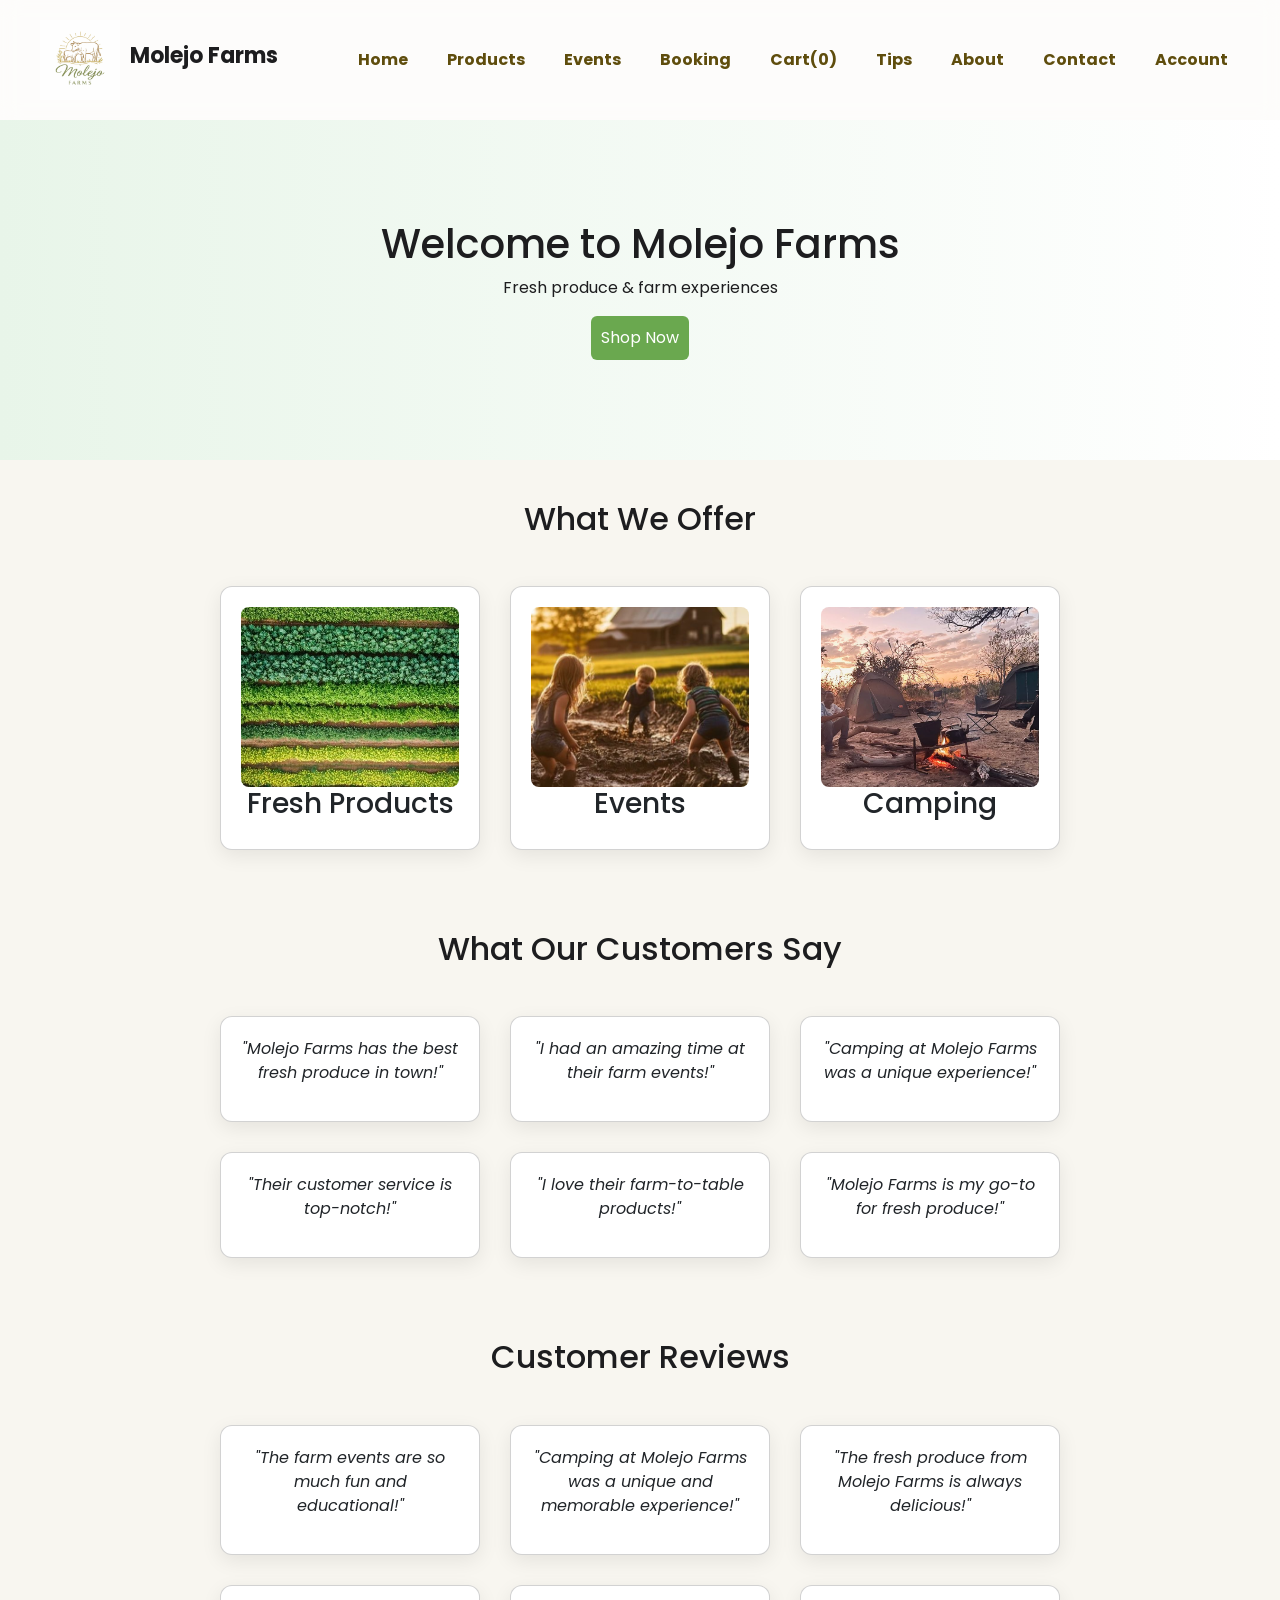
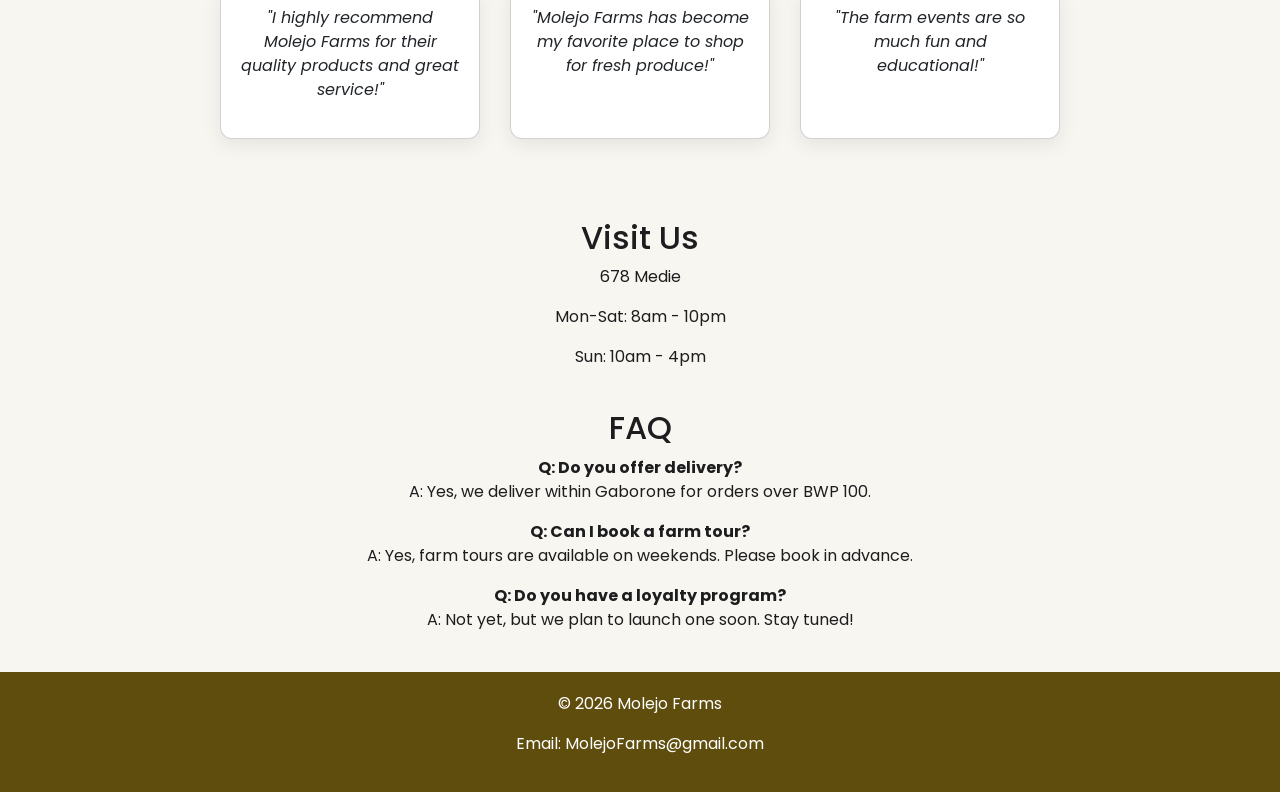
<file: index.html>
<!DOCTYPE html>
<html lang="en">
<head>
<meta charset="UTF-8">
<meta name="viewport" content="width=device-width, initial-scale=1.0">
<title>Molejo Farms</title>

<link href="https://cdn.jsdelivr.net/npm/bootstrap@5.3.3/dist/css/bootstrap.min.css" rel="stylesheet" integrity="sha384-Qpg0X4d0D+kA3B+L7Jw6M3zU1L88ox1Yu4xPYK5K9Rm+1QxGvNxN2wW0H3Fan70i" crossorigin="anonymous">
<link rel="stylesheet" href="css/style.css">
<link href="https://fonts.googleapis.com/css2?family=Poppins&display=swap" rel="stylesheet">
</head>

<body>

<header>
  <div class="logo-container">
    <img src="images/ui/logo.png" class="logo">
    <h1 class="brand">Molejo Farms</h1>
  </div>

  <nav>
    <a href="index.html">Home</a>
    <a href="products.html">Products</a>
    <a href="events.html">Events</a>
    <a href="bookings.html">Booking</a>
    <a href="cart.html">Cart(<span id="cart-count">0</span>)</a>
    <a href="tips.html">Tips</a>
  <a href="about.html">About</a>
    <a href="contact.html">Contact</a>
     <a href="account.html">Account</a>
    
  </nav>

</header>

<section class="hero">
  <h1>Welcome to Molejo Farms </h1>
  <p>Fresh produce & farm experiences</p>
  <button onclick="location.href='products.html'">Shop Now</button>
</section>

<h2 class="section-title">What We Offer</h2>

<section class="cards container">

<a href="products.html" class="card-link">
  <div class="card">
    <img src="images/banners/farm1.jpg" alt="Farm Image">
   
    <h3>Fresh Products</h3>
  </div>
</a>
<a href="events.html" class="card-link">
  <div class="card">
    <img src="images/banners/event.jpg" alt="Event Image">
    <h3>Events</h3>
  </div>
</a>

<a href="bookings.html" class="card-link">
  <div class="card">
    <img src="images/banners/camping.jpg" alt="Camping Image">
    <h3>Camping</h3>
  </div>
</a>
</section>
  

  
  <h2 class="section-title">What Our Customers Say</h2>

    <section class="cards container">

    <div class="card"><p> "Molejo Farms has the best fresh produce in town!"</p></div>
    <div class="card"><p> "I had an amazing time at their farm events!"</p></div>
    <div class="card"><p> "Camping at Molejo Farms was a unique experience!"</p></div>
 <div class="card"><p> "Their customer service is top-notch!"</p></div>
    <div class="card"><p> "I love their farm-to-table products!"</p></div>
   <div class="card">  <p> "Molejo Farms is my go-to for fresh produce!"</p> </div>
   </section>

    <h2 class="section-title">Customer Reviews</h2>
    <section class="cards container">
    <div class="card"><p> "The farm events are so much fun and educational!"</p></div>
    <div class="card"><p> "Camping at Molejo Farms was a unique and memorable experience!"</p></div>
    <div class="card"><p> "The fresh produce from Molejo Farms is always delicious!"</p></div>
    <div class="card"><p> "I highly recommend Molejo Farms for their quality products and great service!"</p></div>
    <div class="card"><p> "Molejo Farms has become my favorite place to shop for fresh produce!"</p></div>
<div class="card"><p> "The farm events are so much fun and educational!"</p></div>
</section>

<section class="container center-section">
  <h2 class="section-title">Visit Us</h2>
  <p>678 Medie</p>
  <p>Mon-Sat: 8am - 10pm</p>
  <p>Sun: 10am - 4pm</p>
</section>

<section class="container center-section">
  <h2 class="section-title">FAQ</h2>
  <p><strong>Q: Do you offer delivery?</strong><br>A: Yes, we deliver within Gaborone for orders over BWP 100.</p>
  <p><strong>Q: Can I book a farm tour?</strong><br>A: Yes, farm tours are available on weekends. Please book in advance.</p>
  <p><strong>Q: Do you have a loyalty program?</strong><br>A: Not yet, but we plan to launch one soon. Stay tuned!</p>
</section>

<footer>
  <p>© 2026 Molejo Farms</p>
  <p>Email: MolejoFarms@gmail.com</p>
</footer>

<script src="js/script.js"></script>
<script src="https://cdn.jsdelivr.net/npm/bootstrap@5.3.3/dist/js/bootstrap.bundle.min.js" integrity="sha384-ENjdO4Dr2bkBIFxQpeoDekTTOsgK4t62b24MR0k2n0n0V8MK0QevoRxT2MZw1T" crossorigin="anonymous"></script>
</body>
</html>
</file>
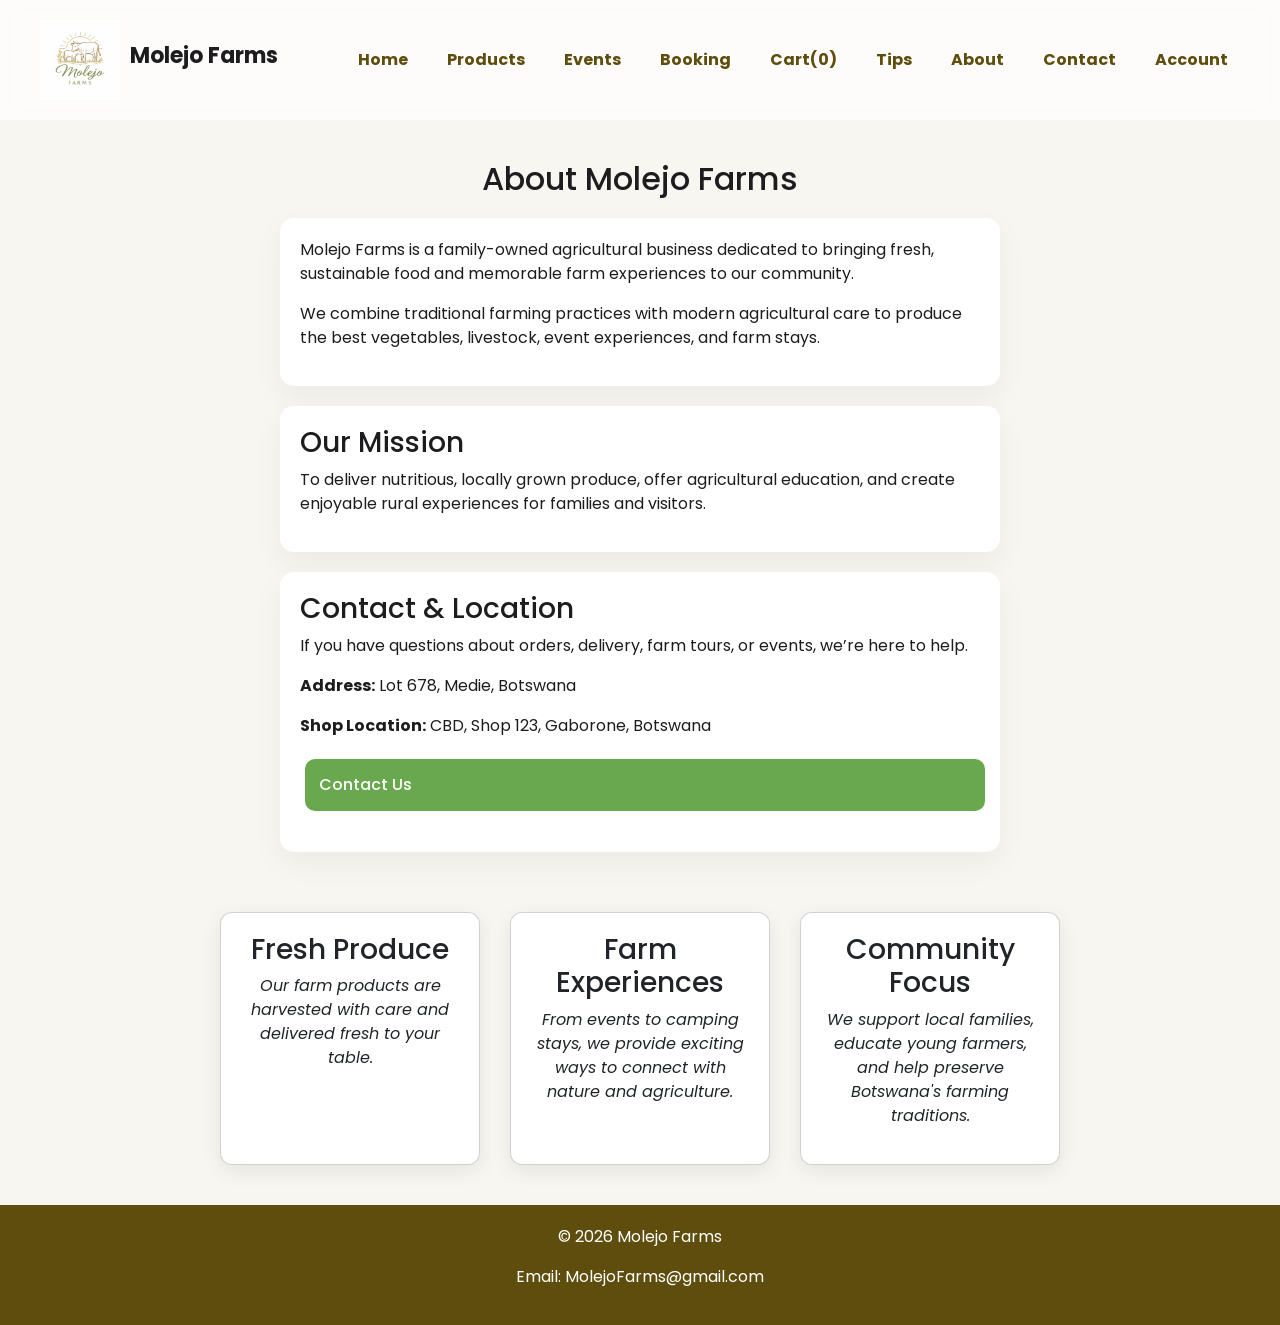
<file: about.html>
<!DOCTYPE html>
<html lang="en">
<head>
  <meta charset="UTF-8">
  <meta name="viewport" content="width=device-width, initial-scale=1.0">
  <title>About Molejo Farms</title>
  <link href="https://cdn.jsdelivr.net/npm/bootstrap@5.3.3/dist/css/bootstrap.min.css" rel="stylesheet" integrity="sha384-Qpg0X4d0D+kA3B+L7Jw6M3zU1L88ox1Yu4xPYK5K9Rm+1QxGvNxN2wW0H3Fan70i" crossorigin="anonymous">
<link rel="stylesheet" href="css/style.css">
  <link href="https://fonts.googleapis.com/css2?family=Poppins&display=swap" rel="stylesheet">
</head>
<body>
<header>
  <div class="logo-container">
    <img src="images/ui/logo.png" class="logo">
    <h1 class="brand">Molejo Farms</h1>
  </div>
  <nav>
    <a href="index.html">Home</a>
    <a href="products.html">Products</a>
    <a href="events.html">Events</a>
    <a href="bookings.html">Booking</a>
    <a href="cart.html">Cart(<span id="cart-count">0</span>)</a>
    <a href="tips.html">Tips</a>
    <a href="about.html">About</a>
    <a href="contact.html">Contact</a>   
    <a href="account.html">Account</a>  
  </nav>
</header>
<main class="container">
  <h2 class="section-title">About Molejo Farms</h2>
  <div class="booking-box">
    <p>Molejo Farms is a family-owned agricultural business dedicated to bringing fresh, sustainable food and memorable farm experiences to our community.</p>
    <p>We combine traditional farming practices with modern agricultural care to produce the best vegetables, livestock, event experiences, and farm stays.</p>
  </div>
  <div class="booking-box">
    <h3>Our Mission</h3>
    <p>To deliver nutritious, locally grown produce, offer agricultural education, and create enjoyable rural experiences for families and visitors.</p>
  </div>
  <div class="booking-box">
    <h3>Contact & Location</h3>
    <p>If you have questions about orders, delivery, farm tours, or events, we’re here to help.</p>
    <p><strong>Address:</strong> Lot 678, Medie, Botswana</p>
    <p><strong>Shop Location:</strong> CBD, Shop 123, Gaborone, Botswana</p>
    <p><a href="contact.html" class="button">Contact Us</a></p>
  </div>
  <div class="cards container">
    <div class="card">
      <h3>Fresh Produce</h3>
      <p>Our farm products are harvested with care and delivered fresh to your table.</p>
    </div>
    <div class="card">
      <h3>Farm Experiences</h3>
      <p>From events to camping stays, we provide exciting ways to connect with nature and agriculture.</p>
    </div>
    <div class="card">
      <h3>Community Focus</h3>
      <p>We support local families, educate young farmers, and help preserve Botswana's farming traditions.</p>
    </div>
  </div>
</main>
<footer>
  <p>© 2026 Molejo Farms</p>
  <p>Email: MolejoFarms@gmail.com</p>
</footer><script src="js/script.js"></script>
<script src="https://cdn.jsdelivr.net/npm/bootstrap@5.3.3/dist/js/bootstrap.bundle.min.js" integrity="sha384-ENjdO4Dr2bkBIFxQpeoDekTTOsgK4t62b24MR0k2n0n0V8MK0QevoRxT2MZw1T" crossorigin="anonymous"></script>
</body>
</html>
</file>
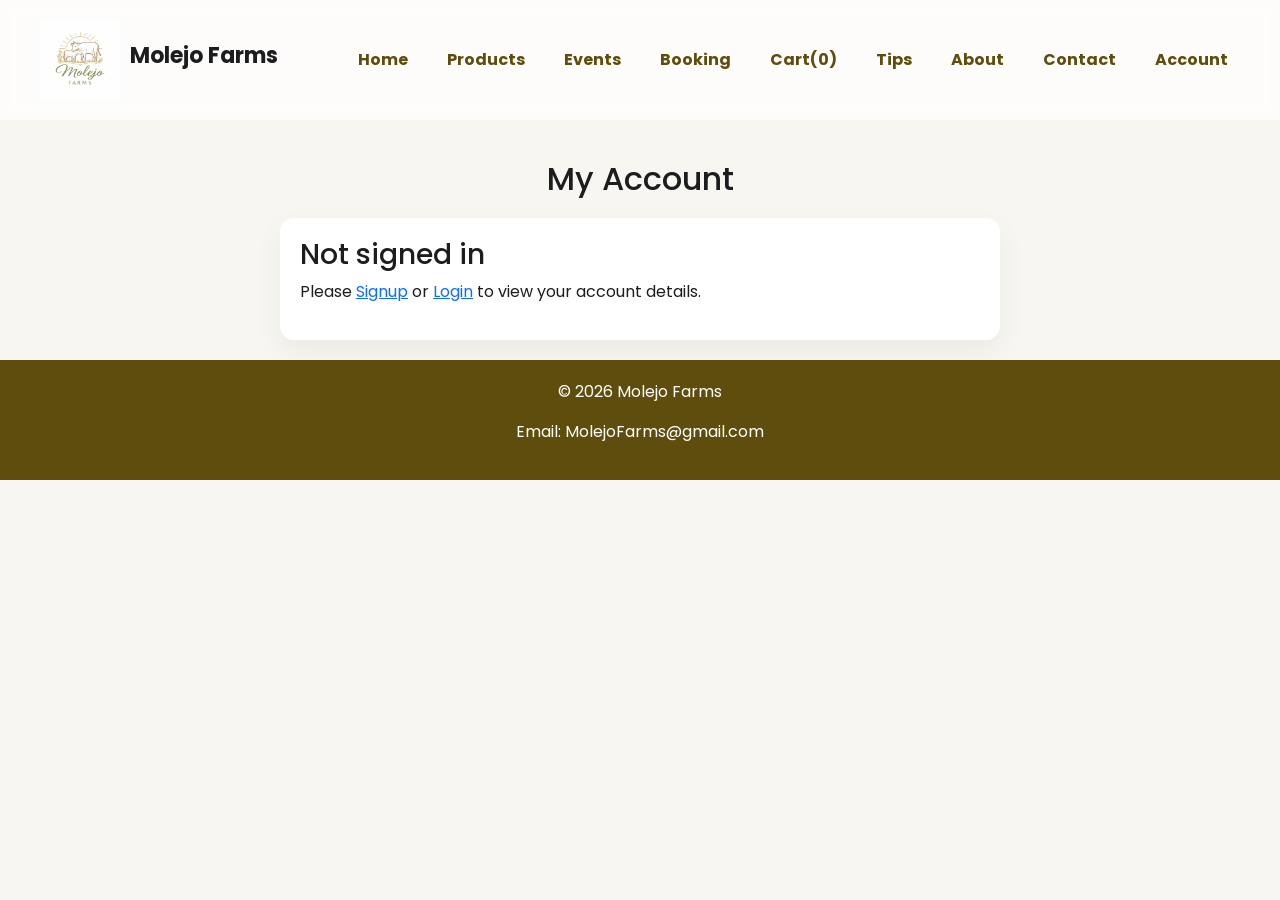
<file: account.html>
<!DOCTYPE html>
<html lang="en">
<head>
  <meta charset="UTF-8">
  <meta name="viewport" content="width=device-width, initial-scale=1.0">
  <title>Account - Molejo Farms</title>
  <link href="https://cdn.jsdelivr.net/npm/bootstrap@5.3.3/dist/css/bootstrap.min.css" rel="stylesheet" integrity="sha384-Qpg0X4d0D+kA3B+L7Jw6M3zU1L88ox1Yu4xPYK5K9Rm+1QxGvNxN2wW0H3Fan70i" crossorigin="anonymous">
<link rel="stylesheet" href="css/style.css">
  <link href="https://fonts.googleapis.com/css2?family=Poppins&display=swap" rel="stylesheet">
</head>
<body>
<header>
  <div class="logo-container">
    <img src="images/ui/logo.png" class="logo">
    <h1 class="brand">Molejo Farms</h1>
  </div>
  <nav>
    <a href="index.html">Home</a>
    <a href="products.html">Products</a>
    <a href="events.html">Events</a>
    <a href="bookings.html">Booking</a>
    <a href="cart.html">Cart(<span id="cart-count">0</span>)</a>
    <a href="tips.html">Tips</a>
    <a href="about.html">About</a>
     <a href="contact.html">Contact</a>
    <a href="account.html">Account</a>
   

  </nav>
</header>
<main class="container">
  <h2 class="section-title">My Account</h2>
  <div id="accountContent">
    <div class="booking-box">
      <h3>Loading Account...</h3>
      <p>Please wait while we load your account information.</p>
    </div>
  </div>
  <noscript>
    <div class="booking-box">
      <h3>JavaScript Required</h3>
      <p>JavaScript must be enabled to view your account page contents.</p>
      <p>Enable JavaScript and refresh this page to log in or sign up.</p>
    </div>
  </noscript>
</main>
<footer>
  <p>© 2026 Molejo Farms</p>
  <p>Email: MolejoFarms@gmail.com</p>
</footer><script src="js/script.js"></script>
<script src="https://cdn.jsdelivr.net/npm/bootstrap@5.3.3/dist/js/bootstrap.bundle.min.js" integrity="sha384-ENjdO4Dr2bkBIFxQpeoDekTTOsgK4t62b24MR0k2n0n0V8MK0QevoRxT2MZw1T" crossorigin="anonymous"></script>
</body>
</html>
</file>
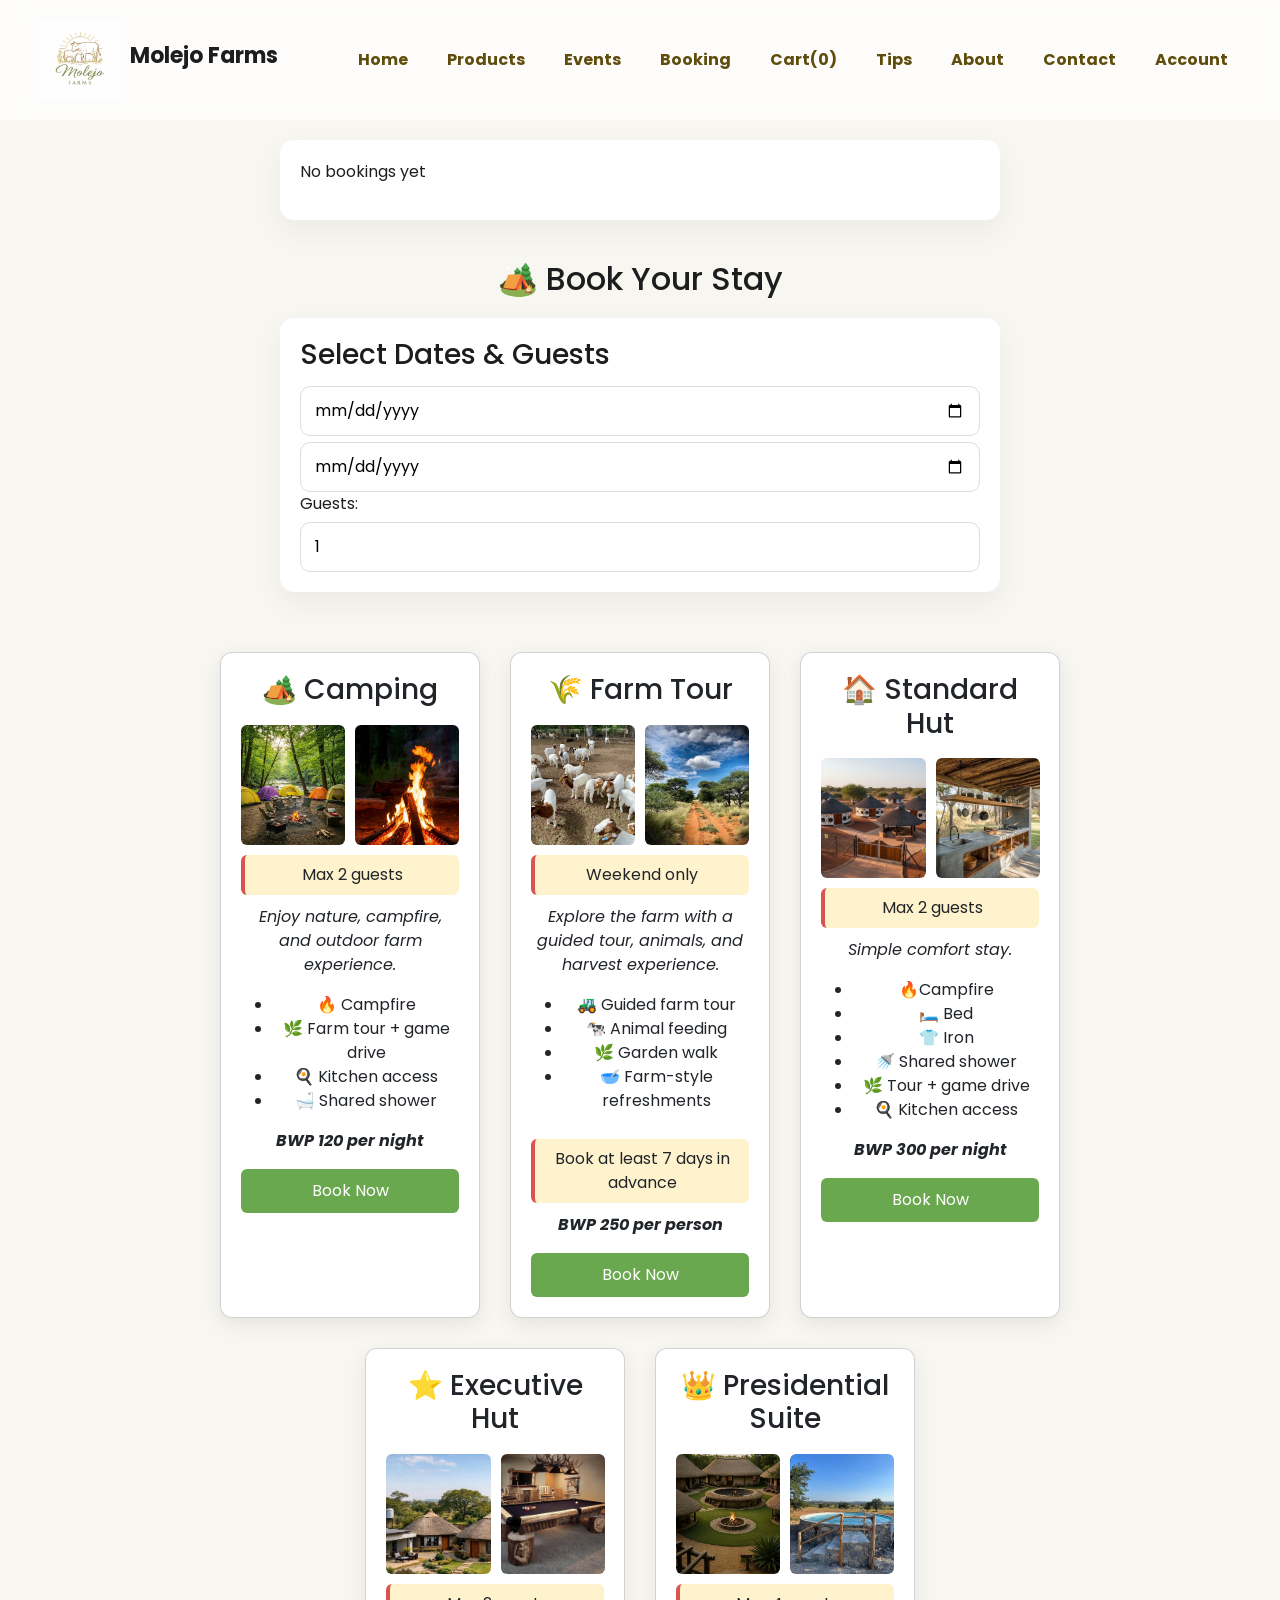
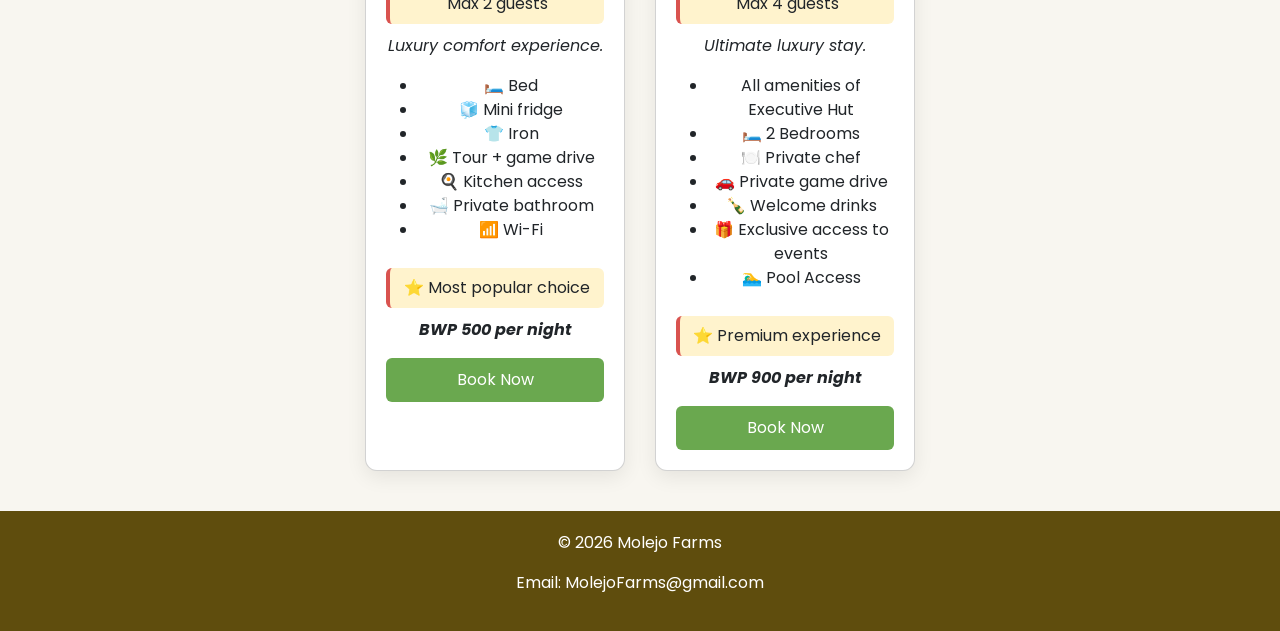
<file: bookings.html>
<!DOCTYPE html>
<html lang="en">
<head>
<meta charset="UTF-8">
<meta name="viewport" content="width=device-width, initial-scale=1.0">
<title>Booking - Molejo Farms</title>

<link href="https://cdn.jsdelivr.net/npm/bootstrap@5.3.3/dist/css/bootstrap.min.css" rel="stylesheet" integrity="sha384-Qpg0X4d0D+kA3B+L7Jw6M3zU1L88ox1Yu4xPYK5K9Rm+1QxGvNxN2wW0H3Fan70i" crossorigin="anonymous">
<link rel="stylesheet" href="css/style.css">
<link href="https://fonts.googleapis.com/css2?family=Poppins&display=swap" rel="stylesheet">


</head>

<body>

<header>
  <div class="logo-container">
    <img src="images/ui/logo.png" class="logo">
    <h1 class="brand">Molejo Farms</h1>
  </div>

  <nav>
    <a href="index.html">Home</a>
    <a href="products.html">Products</a>
    <a href="events.html">Events</a>
    <a href="bookings.html">Booking</a>
    <a href="cart.html">Cart(<span id="cart-count">0</span>)</a>
    <a href="tips.html">Tips</a>
     <a href="about.html">About</a>
     <a href="contact.html">Contact</a>
     <a href="account.html">Account</a>
  
    
  </nav>
</header>

<!-- BOOKING DISPLAY -->
<div class="booking-box" id="bookingDisplay">
  <h3>Your Booking </h3>
  <p>No booking yet</p>
</div>

<h2 class="section-title">🏕️ Book Your Stay</h2>

<!-- DATE + GUESTS -->
<div class="booking-box">
  <h3>Select Dates & Guests</h3>
  <input type="date" id="checkin">
  <input type="date" id="checkout">  

  Guests:
  <input type="number" id="guests" value="1" min="1" max="10">
</div>

<div class="booking-box" id="bookingSummary" style="display:none;">
  <h3>Booking Summary</h3>
  <div id="bookingSummaryContent"></div>
</div>

<div class="cards container">

<!-- CAMPING -->
<div class="card">
  <h3>🏕️ Camping</h3>

  <div class="package-images">
    <img src="images/bookings/campingpackage.jpg">
    <img src="images/bookings/fire.jpg">
  </div>
  <div class="highlight">Max 2 guests</div>

  <p>Enjoy nature, campfire, and outdoor farm experience.</p>

  <ul>
    <li>🔥 Campfire</li>
    <li>🌿 Farm tour + game drive</li>
    <li>🍳 Kitchen access</li>
    <li>🛁 Shared shower</li>
  </ul>

  <p><b>BWP 120 per night</b></p>

  <button onclick="bookNow('Camping', 120, 2)">Book Now</button>
</div>

<!-- FARM TOUR -->
<div class="card">
  <h3>🌾 Farm Tour</h3>

  <div class="package-images">
    <img src="images/bookings/farmtour1.jpg">
    <img src="images/bookings/farmtour2.jpg">
  </div>
  <div class="highlight">Weekend only</div>

  <p>Explore the farm with a guided tour, animals, and harvest experience.</p>

  <ul>
    <li>🚜 Guided farm tour</li>
    <li>🐄 Animal feeding</li>
    <li>🌿 Garden walk</li>
    <li>🥣 Farm-style refreshments</li>
  </ul>

  <div class="highlight">Book at least 7 days in advance</div>
  <p><b>BWP 250 per person</b></p>

  <button onclick="bookNow('Farm Tour', 250, 8)">Book Now</button>
</div>

<!-- STANDARD -->
<div class="card">
  <h3>🏠 Standard Hut</h3>

  <div class="package-images">
    <img src="images/bookings/standardhut.jpg">
    <img src="images/bookings/farmkitchen.jpg">
  </div>

  <div class="highlight">Max 2 guests</div>
  <p>Simple comfort stay.</p>

  <ul>
    <li> 🔥Campfire</li>
    <li>🛏️ Bed</li>
    <li>👕 Iron</li>
    <li>🚿 Shared shower</li>
    <li>🌿 Tour + game drive</li>
    <li>🍳 Kitchen access</li>
  </ul>

  <p><b>BWP 300 per night</b></p>

  <button onclick="bookNow('Standard Hut', 300, 2)">Book Now</button>
</div>

<!-- EXECUTIVE -->
<div class="card">
  <h3>⭐ Executive Hut</h3>

  <div class="package-images">
    <img src="images/bookings/executivehut.jpg">
    <img src="images/bookings/pooltable.jpg">
  </div>

  <div class="highlight">Max 2 guests</div>
  <p>Luxury comfort experience.</p>

  <ul>
    <li>🛏️ Bed</li>
    <li>🧊 Mini fridge</li>
    <li>👕 Iron</li>
    <li>🌿 Tour + game drive</li>
    <li>🍳 Kitchen access</li>
    <li>🛁 Private bathroom</li>
    <li>📶 Wi-Fi</li>

  </ul>

  <div class="highlight">⭐ Most popular choice</div>

  <p><b>BWP 500 per night</b></p>

  <button onclick="bookNow('Executive Hut', 500, 2)">Book Now</button>
</div>

<!-- PRESIDENTIAL -->
<div class="card">
  <h3>👑 Presidential Suite</h3>

  <div class="package-images">
    <img src="images/bookings/presidentialhut.jpg">
    <img src="images/bookings/pools.jpg">
  </div>

<div class="highlight">Max 4 guests</div>

  <p>Ultimate luxury stay.</p>

  <ul>
    <li>All amenities of Executive Hut</li>
     <li>🛏️ 2 Bedrooms</li>
    <li>🍽️ Private chef</li>
   <li>🚗 Private game drive</li>
    <li>🍾 Welcome drinks</li>
    <li>🎁 Exclusive access to events</li>
    <li> 🏊‍♂️ Pool Access</li>

  </ul>

  <div class="highlight">⭐ Premium experience</div>

  <p><b>BWP 900 per night</b></p>

  <button onclick="bookNow('Presidential Suite', 900, 4)">Book Now</button>
</div>

</div>

<footer>
  <p>© 2026 Molejo Farms</p>
  <p>Email: MolejoFarms@gmail.com</p>
</footer>
<script src="js/script.js"></script>
<script src="https://cdn.jsdelivr.net/npm/bootstrap@5.3.3/dist/js/bootstrap.bundle.min.js" integrity="sha384-ENjdO4Dr2bkBIFxQpeoDekTTOsgK4t62b24MR0k2n0n0V8MK0QevoRxT2MZw1T" crossorigin="anonymous"></script>
</body>
</html>
</file>
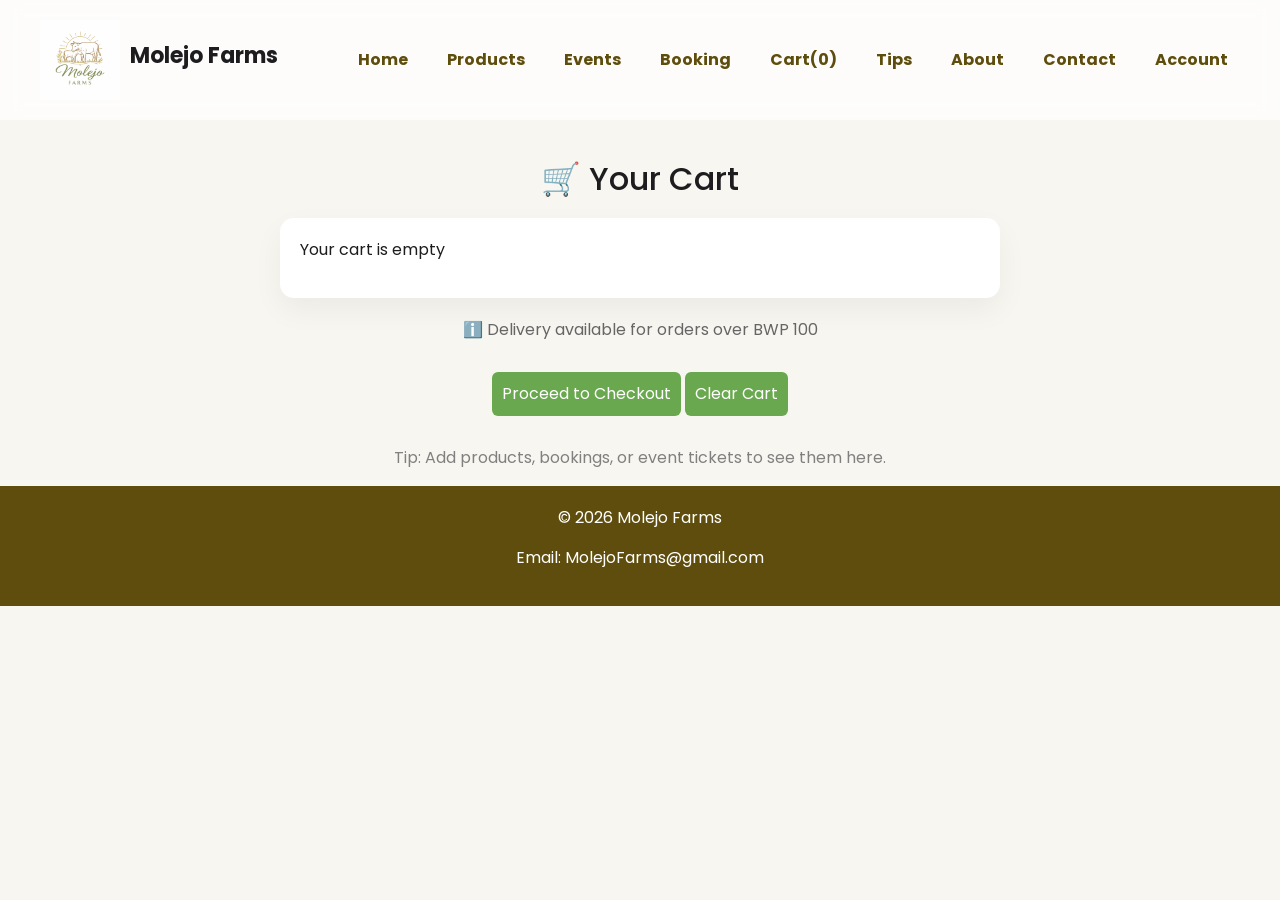
<file: cart.html>
<!DOCTYPE html>
<html lang="en">
<head>
<meta charset="UTF-8">
<meta name="viewport" content="width=device-width, initial-scale=1.0">
<title>Cart - Molejo Farms</title>

<link href="https://cdn.jsdelivr.net/npm/bootstrap@5.3.3/dist/css/bootstrap.min.css" rel="stylesheet" integrity="sha384-Qpg0X4d0D+kA3B+L7Jw6M3zU1L88ox1Yu4xPYK5K9Rm+1QxGvNxN2wW0H3Fan70i" crossorigin="anonymous">
<link rel="stylesheet" href="css/style.css">
<link href="https://fonts.googleapis.com/css2?family=Poppins&display=swap" rel="stylesheet">
</head>

<body>

<!-- HEADER -->
<header>
  <div class="logo-container">
    <img src="images/ui/logo.png" class="logo">
    <h1 class="brand">Molejo Farms</h1>
  </div>

  <nav>
    <a href="index.html">Home</a>
    <a href="products.html">Products</a>
    <a href="events.html">Events</a>
    <a href="bookings.html">Booking</a>
    <a href="cart.html">Cart(<span id="cart-count">0</span>)</a>
    <a href="tips.html">Tips</a>
    <a href="about.html">About</a>
    <a href="contact.html">Contact</a>
     <a href="account.html">Account</a>
  </nav>
</header>

<h2 class="section-title">🛒 Your Cart</h2>

<!-- CART CONTENT -->
<div class="booking-box" id="cartDisplay"></div>

<!-- DELIVERY NOTICE -->
<div style="text-align:center; margin: 20px; color: #666;">
  <p>ℹ️ Delivery available for orders over BWP 100</p>
</div>


<!-- ACTION BUTTONS -->
<div style="text-align:center; margin: 30px;">
  <button onclick="checkout()">Proceed to Checkout</button>
  <button onclick="clearCart()">Clear Cart</button>
</div>


<!-- EMPTY STATE (OPTIONAL MESSAGE AREA) -->
<div style="text-align:center; color: gray;">
  <p>Tip: Add products, bookings, or event tickets to see them here.</p>
</div>



<!-- FOOTER -->
<footer>
  <p>© 2026 Molejo Farms</p>
  <p>Email: MolejoFarms@gmail.com</p>
</footer>
<script src="js/script.js"></script>
<script src="https://cdn.jsdelivr.net/npm/bootstrap@5.3.3/dist/js/bootstrap.bundle.min.js" integrity="sha384-ENjdO4Dr2bkBIFxQpeoDekTTOsgK4t62b24MR0k2n0n0V8MK0QevoRxT2MZw1T" crossorigin="anonymous"></script>
</body>
</html>
</file>
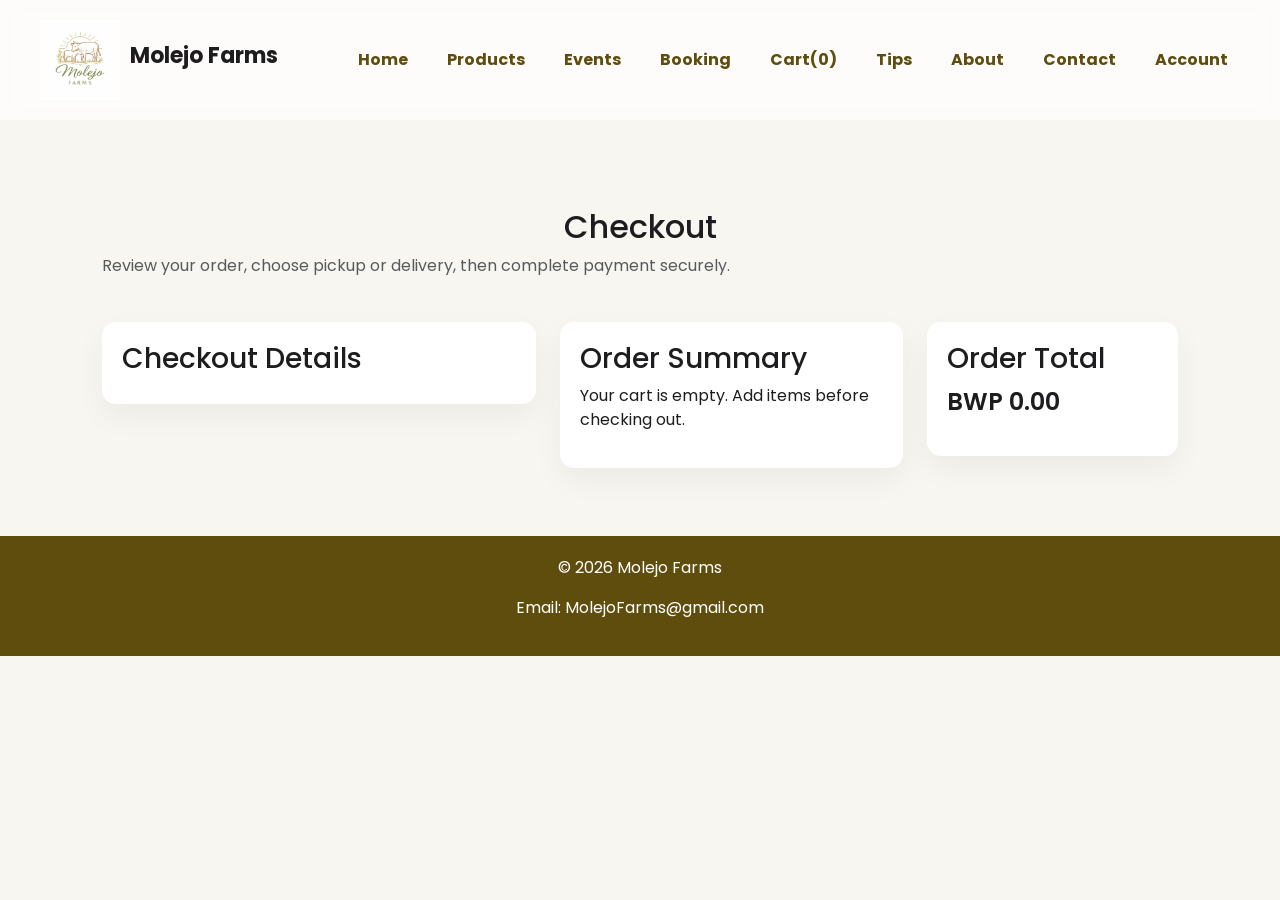
<file: checkout.html>
<!DOCTYPE html>
<html lang="en">
<head>
  <meta charset="UTF-8">
  <meta name="viewport" content="width=device-width, initial-scale=1.0">
  <title>Checkout - Molejo Farms</title>

  <link href="https://cdn.jsdelivr.net/npm/bootstrap@5.3.3/dist/css/bootstrap.min.css" rel="stylesheet">
  <link rel="stylesheet" href="css/style.css">
  <link href="https://fonts.googleapis.com/css2?family=Poppins&display=swap" rel="stylesheet">
</head>

<body>

<!-- Page header with navigation links -->
<header>
  <div class="logo-container">
    <img src="images/ui/logo.png" class="logo">
    <h1 class="brand">Molejo Farms</h1>
  </div>

  <nav>
    <a href="index.html">Home</a>
    <a href="products.html">Products</a>
    <a href="events.html">Events</a>
    <a href="bookings.html">Booking</a>
    <a href="cart.html">Cart(<span id="cart-count">0</span>)</a>
    <a href="tips.html">Tips</a>
    <a href="about.html">About</a>
    <a href="contact.html">Contact</a>
    <a href="account.html">Account</a>
  </nav>
</header>

<!-- Checkout page where users review cart, choose delivery payment, and place the order -->
<main class="container py-5">
  <h2 class="section-title">Checkout</h2>
  <p class="text-muted mb-4">Review your order, choose pickup or delivery, then complete payment securely.</p>

  <div class="row g-4">

    <div class="col-12 col-lg-5">
      <div class="booking-box text-start">
        <h3>Checkout Details</h3>

        <form id="checkoutForm" onsubmit="placeOrder(event)">

          <div class="mb-4">
            <h5>Delivery Method</h5>
            <div class="button-group">
              <input type="radio" class="btn-check" name="deliveryOption" id="pickupOption" value="pickup" onchange="updateCheckoutForm()" autocomplete="off" checked>
              <label class="btn btn-outline-primary" for="pickupOption">Pickup</label>

              <input type="radio" class="btn-check" name="deliveryOption" id="deliveryOptionRadio" value="delivery" onchange="updateCheckoutForm()" autocomplete="off">
              <label class="btn btn-outline-primary" for="deliveryOptionRadio">Delivery</label>
            </div>
            <p id="deliveryWarning" class="text-muted mt-2" style="display:none;"></p>
          </div>

          <div class="mb-4" id="deliveryAddressGroup" style="display:none;">
            <h5>Delivery Details</h5>
            <label class="form-label" for="deliveryAddress">Delivery Address</label>
            <input type="text" id="deliveryAddress" class="form-control" placeholder="Enter delivery address">
          </div>

          <div class="mb-4" id="savedAddressGroup" style="display:none;">
            <h5>Saved Addresses</h5>
            <select id="savedAddressSelect" class="form-select" onchange="updateSavedAddressSelection()"></select>
            <p class="text-muted mt-2">Select a saved address to fill the delivery field automatically.</p>
          </div>

          <div class="mb-4">
            <h5>Contact</h5>
            <label class="form-label" for="contactNumber">Phone number</label>
            <input type="text" id="contactNumber" class="form-control" placeholder="Enter phone number">
          </div>

          <div class="mb-4">
            <h5>Payment Method</h5>
            <div class="button-group">
              <input type="radio" class="btn-check" name="paymentOption" id="payNowOption" value="payNow" onchange="updateCheckoutForm()" autocomplete="off" checked>
              <label class="btn btn-outline-primary" for="payNowOption">Pay Now</label>

              <input type="radio" class="btn-check" name="paymentOption" id="payOnPickupOption" value="payOnPickup" onchange="updateCheckoutForm()" autocomplete="off">
              <label class="btn btn-outline-primary" for="payOnPickupOption">Pay on Pickup</label>

              <input type="radio" class="btn-check" name="paymentOption" id="payOnDeliveryOption" value="payOnDelivery" onchange="updateCheckoutForm()" autocomplete="off">
              <label class="btn btn-outline-primary" for="payOnDeliveryOption">Pay on Delivery</label>
            </div>
          </div>

          <div class="mb-4" id="cardDetailsGroup" style="display:block;">
            <h5>Card Details</h5>
            <label class="form-label" for="cardName">Card Holder Name</label>
            <input type="text" id="cardName" class="form-control" placeholder="John Doe">
            <label class="form-label mt-3" for="cardNumber">Card Number</label>
            <input type="text" id="cardNumber" class="form-control" placeholder="1234 1234 1234 1234" maxlength="19">
            <div class="row g-3 mt-3">
              <div class="col-sm-6">
                <label class="form-label" for="cardExpiry">Expiry (MM/YY)</label>
                <input type="text" id="cardExpiry" class="form-control" placeholder="MM/YY" maxlength="5">
              </div>
              <div class="col-sm-6">
                <label class="form-label" for="cardCvv">CVV</label>
                <input type="text" id="cardCvv" class="form-control" placeholder="123" maxlength="3">
              </div>
            </div>
          </div>

          <div class="d-grid">
            <button type="submit" class="btn btn-primary btn-lg">Place Order</button>
          </div>

        </form>
      </div>
    </div>

    <div class="col-12 col-lg-4">
      <div class="booking-box text-start">
        <h3>Order Summary</h3>
        <div id="checkoutCartDisplay"></div>
      </div>
    </div>

    <div class="col-12 col-lg-3">
      <div class="booking-box text-start">
        <h3>Order Total</h3>
        <p id="checkoutTotal" class="fs-4 fw-semibold">BWP 0.00</p>
      </div>
    </div>

  </div>
</main>

<footer>
  <p>© 2026 Molejo Farms</p>
  <p>Email: MolejoFarms@gmail.com</p>
</footer>

<script src="js/script.js"></script>
<script src="https://cdn.jsdelivr.net/npm/bootstrap@5.3.3/dist/js/bootstrap.bundle.min.js" integrity="sha384-ENjdO4Dr2bkBIFxQpeoDekTTOsgK4t62b24MR0k2n0n0V8MK0QevoRxT2MZw1T" crossorigin="anonymous"></script>
</body>
</html>
</file>
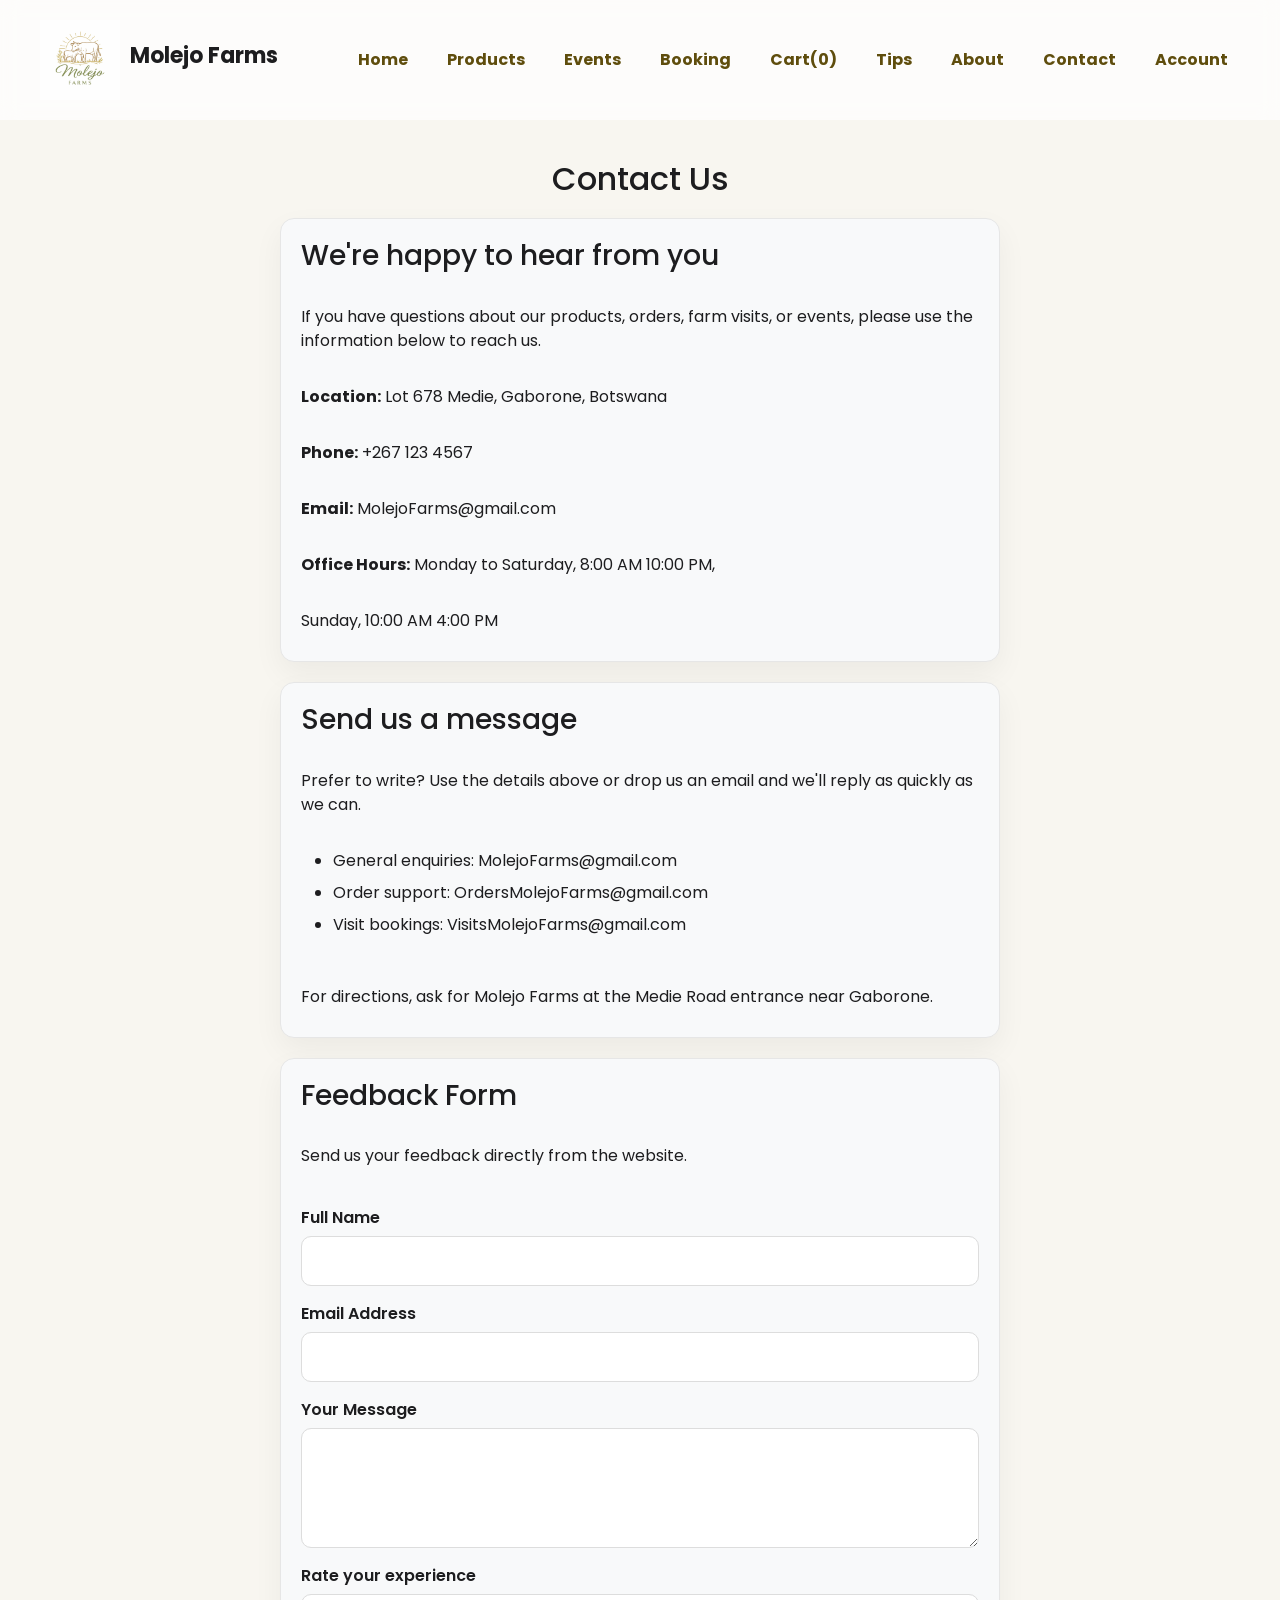
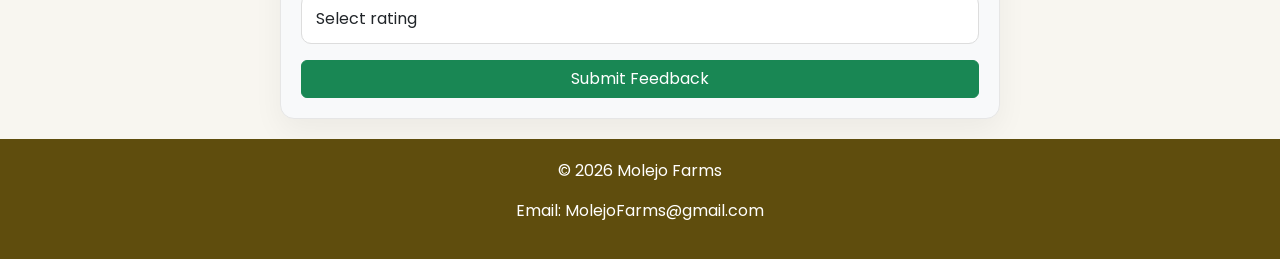
<file: contact.html>
<!DOCTYPE html>
<html lang="en">
<head>
  <meta charset="UTF-8">
  <meta name="viewport" content="width=device-width, initial-scale=1.0">
  <title>Contact Us - Molejo Farms</title>
  <link href="https://cdn.jsdelivr.net/npm/bootstrap@5.3.3/dist/css/bootstrap.min.css" rel="stylesheet" integrity="sha384-Qpg0X4d0D+kA3B+L7Jw6M3zU1L88ox1Yu4xPYK5K9Rm+1QxGvNxN2wW0H3Fan70i" crossorigin="anonymous">
<link rel="stylesheet" href="css/style.css">
  <link href="https://fonts.googleapis.com/css2?family=Poppins&display=swap" rel="stylesheet">
</head>
<body>
<!-- Page header with navigation links -->
<header>
  <div class="logo-container">
    <img src="images/ui/logo.png" class="logo">
    <h1 class="brand">Molejo Farms</h1>
  </div>
  <nav>
    <a href="index.html">Home</a>
    <a href="products.html">Products</a>
    <a href="events.html">Events</a>
    <a href="bookings.html">Booking</a>
    <a href="cart.html">Cart(<span id="cart-count">0</span>)</a>
    <a href="tips.html">Tips</a>
    <a href="about.html">About</a>
    <a href="contact.html">Contact</a>
    <a href="account.html">Account</a>
  </nav>
</header>
<!-- Contact page with location, contact details, and messaging options -->
<main class="container">
  <h2 class="section-title">Contact Us</h2>
  <div class="booking-box contact-card">
    <h3>We're happy to hear from you</h3>
    <p>If you have questions about our products, orders, farm visits, or events, please use the information below to reach us.</p>
    <p><strong>Location:</strong> Lot 678 Medie, Gaborone, Botswana</p>
    <p><strong>Phone:</strong> +267 123 4567</p>
    <p><strong>Email:</strong> MolejoFarms@gmail.com</p>
    <p><strong>Office Hours:</strong> Monday to Saturday, 8:00 AM 10:00 PM,</p>
    <p> Sunday, 10:00 AM 4:00 PM</p>
  </div>
  <div class="booking-box contact-card">
    <h3>Send us a message</h3>
    <p>Prefer to write? Use the details above or drop us an email and we'll reply as quickly as we can.</p>
    <ul>
      <li>General enquiries: MolejoFarms@gmail.com</li>
      <li>Order support: OrdersMolejoFarms@gmail.com</li>
      <li>Visit bookings: VisitsMolejoFarms@gmail.com</li>
    </ul>
    <p>For directions, ask for Molejo Farms at the Medie Road entrance near Gaborone.</p>
  </div>

<div class="booking-box contact-card">
  <h3>Feedback Form</h3>
  <p>Send us your feedback directly from the website.</p>

  <form id="feedbackForm">
    
    <!-- Name -->
    <div class="mb-3">
      <label class="form-label">Full Name</label>
      <input type="text" class="form-control" id="name" required>
    </div>

    <!-- Email -->
    <div class="mb-3">
      <label class="form-label">Email Address</label>
      <input type="email" class="form-control" id="email" required>
    </div>

    <!-- Message -->
    <div class="mb-3">
      <label class="form-label">Your Message</label>
      <textarea class="form-control" id="message" rows="4" required></textarea>
    </div>

    <!-- Rating -->
    <div class="mb-3">
      <label class="form-label">Rate your experience</label>
      <select class="form-control" id="rating" required>
        <option value="">Select rating</option>
        <option>⭐ Excellent</option>
        <option>👍 Good</option>
        <option>😐 Average</option>
        <option>👎 Poor</option>
      </select>
    </div>

    <!-- Submit -->
    <button type="submit" class="btn btn-success w-100">Submit Feedback</button>

   

  </form>
</div>


</main>
<footer>
  <p>© 2026 Molejo Farms</p>
  <p>Email: MolejoFarms@gmail.com</p>
</footer><script src="js/script.js"></script>
<script src="https://cdn.jsdelivr.net/npm/bootstrap@5.3.3/dist/js/bootstrap.bundle.min.js" integrity="sha384-ENjdO4Dr2bkBIFxQpeoDekTTOsgK4t62b24MR0k2n0n0V8MK0QevoRxT2MZw1T" crossorigin="anonymous"></script>
</body>
</html>
</file>
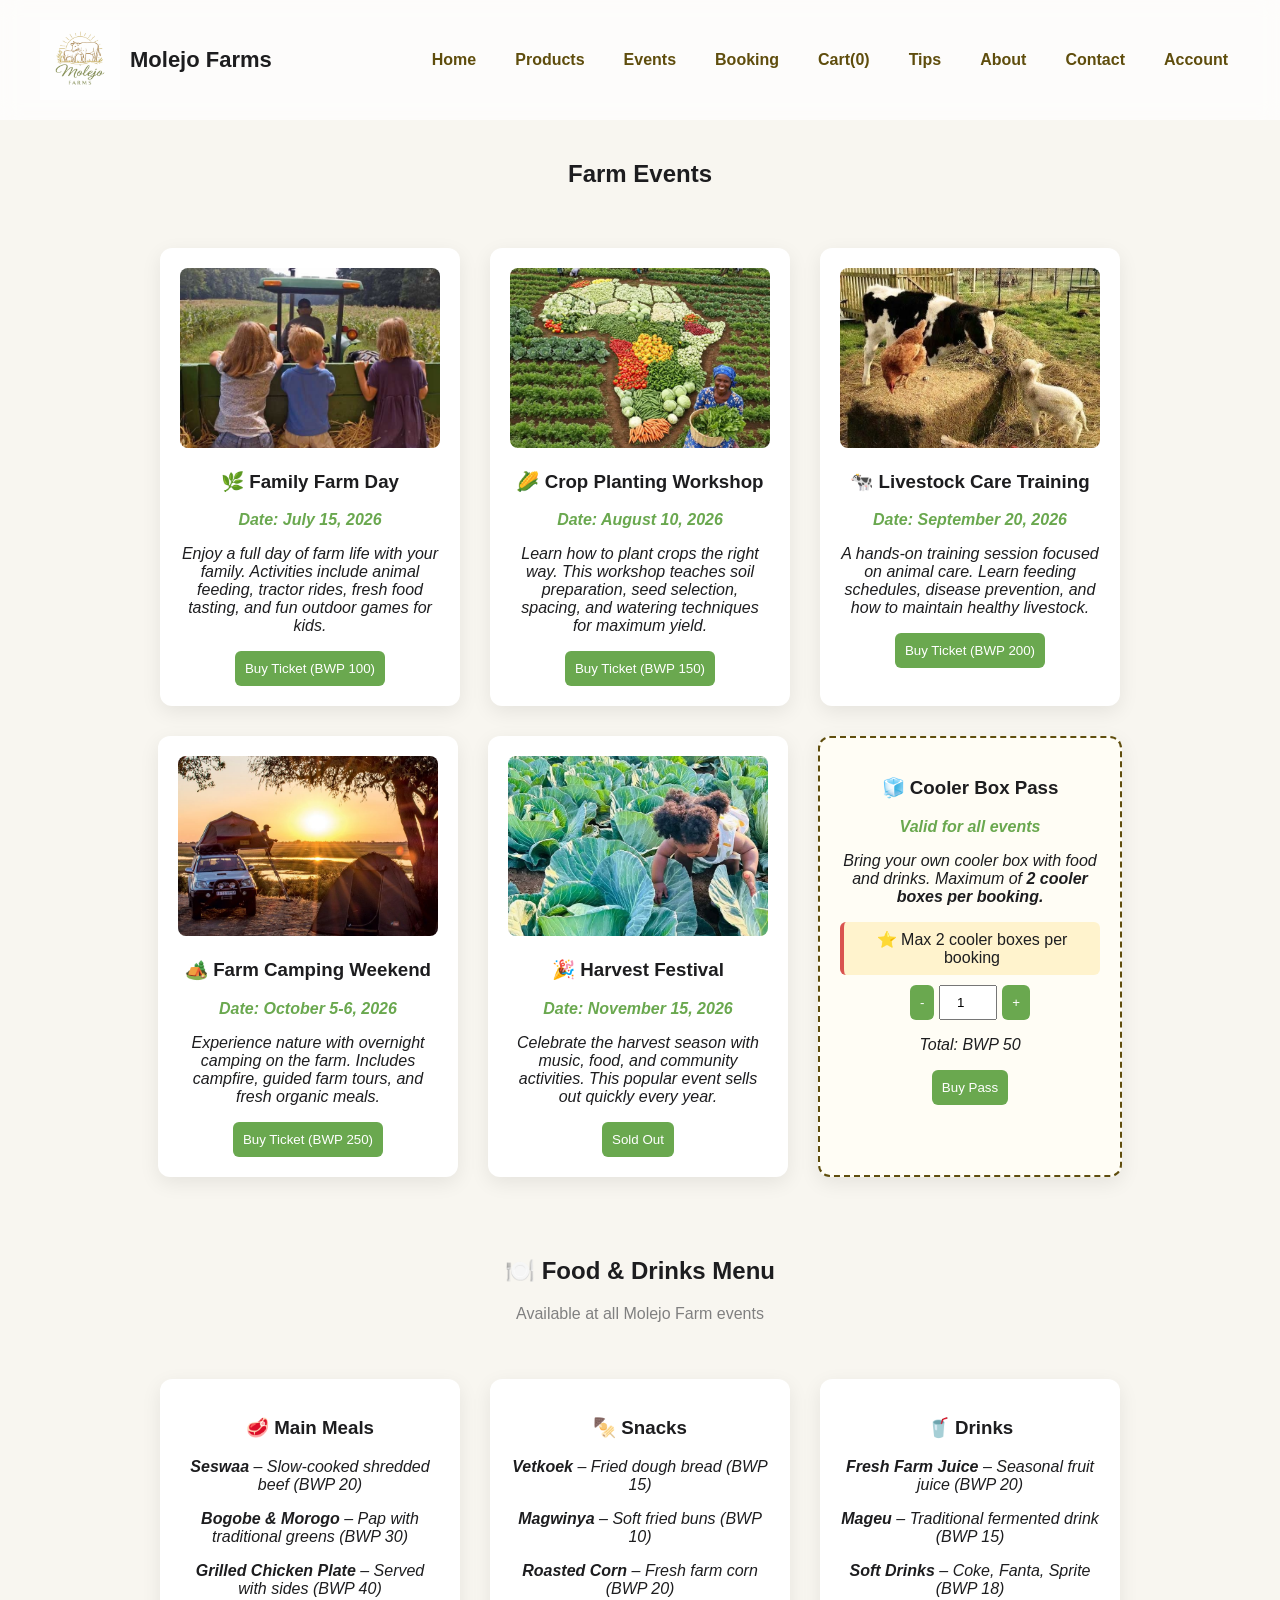
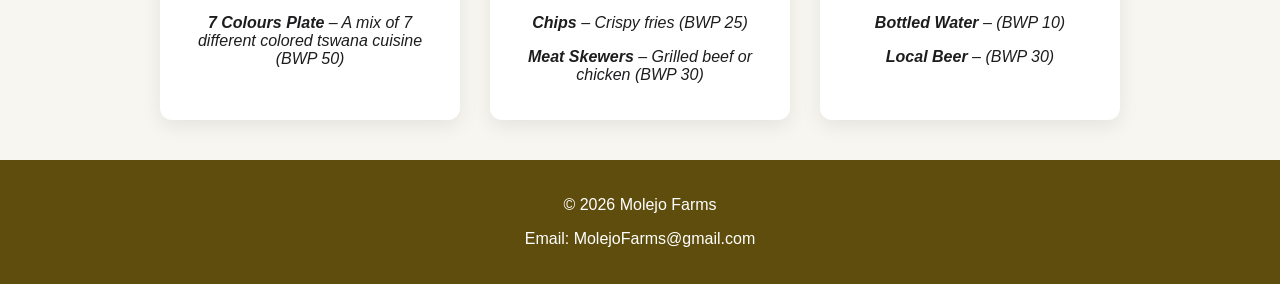
<file: events.html>
<!DOCTYPE html>
<html lang="en">

<head>
  <meta charset="UTF-8">
  <title>Events - Molejo Farms</title>
  <link rel="stylesheet" href="css/style.css">
</head>

<body>

<header>
  <div class="logo-container">
    <img src="images/ui/logo.png" class="logo">
    <h1 class="brand">Molejo Farms</h1>
  </div>

  <nav>
    <a href="index.html">Home</a>
    <a href="products.html">Products</a>
    <a href="events.html">Events</a>
    <a href="bookings.html">Booking</a>
    <a href="cart.html">Cart(<span id="cart-count">0</span>)</a>
     <a href="tips.html">Tips</a>
    <a href="about.html">About</a>
    <a href="contact.html">Contact</a>
    <a href="account.html">Account</a>
  </nav>
</header>

<h2 class="section-title"> Farm Events</h2>

<div class="cards container">

  <!-- EVENT 1 -->
  <div class="card">
    <img src="images/events/familyfunday.jpg">

    <div class="card-content">
      <h3>🌿 Family Farm Day</h3>
      <p class="event-date">Date: July 15, 2026</p>
      <p>
        Enjoy a full day of farm life with your family. Activities include animal feeding,
        tractor rides, fresh food tasting, and fun outdoor games for kids.
      </p>

      <button onclick="addToCart('Farm Day Ticket',100,1, 'event')">
        Buy Ticket (BWP 100)
      </button>
    </div>
  </div>

  <!-- EVENT 2 -->
  <div class="card">
    <img src="images/events/cropplanting.jpg">

    <div class="card-content">
      <h3>🌽 Crop Planting Workshop</h3>
      <p class="event-date">Date: August 10, 2026</p>
      <p>
        Learn how to plant crops the right way. This workshop teaches soil preparation,
        seed selection, spacing, and watering techniques for maximum yield.
      </p>

      <button onclick="addToCart('Planting Workshop',150,1, 'event')">
        Buy Ticket (BWP 150)
      </button>
    </div>
  </div>

  <!-- EVENT 3 -->
  <div class="card">
    <img src="images/events/livestock.jpg">

    <div class="card-content">
      <h3>🐄 Livestock Care Training</h3>
      <p class="event-date">Date: September 20, 2026</p>
      <p>
        A hands-on training session focused on animal care. Learn feeding schedules,
        disease prevention, and how to maintain healthy livestock.
      </p>

      <button onclick="addToCart('Livestock Training',200,1, 'event')">
        Buy Ticket (BWP 200)
      </button>
    </div>
  </div>

  <!-- EVENT 4 -->
  <div class="card">
    <img src="images/events/camping.jpg">

    <div class="card-content">
      <h3>🏕️ Farm Camping Weekend</h3>
      <p class="event-date">Date: October 5-6, 2026</p>
      <p>   
        Experience nature with overnight camping on the farm. Includes campfire,
        guided farm tours, and fresh organic meals.
      </p>

      <button onclick="addToCart('Camping Weekend',250,1, 'event')">
        Buy Ticket (BWP 250)
      </button>
    </div>
  </div>

  <!-- SOLD OUT EVENT -->
  <div class="card">
    <img src="images/events/harvestfestival.jpg">

    <div class="card-content">
      <h3>🎉 Harvest Festival</h3>
      <p class="event-date">Date: November 15, 2026</p>
      <p>
        Celebrate the harvest season with music, food, and community activities.
        This popular event sells out quickly every year.
      </p>

      <button disabled>Sold Out</button>
    </div>
  </div>

  <!-- COOLER BOX PASS -->
<div class="card pass">
  <div class="card-content">
    <h3>🧊 Cooler Box Pass</h3>
    <p class="event-date">Valid for all events</p>

    <p>
      Bring your own cooler box with food and drinks.  
      Maximum of <b> 2 cooler boxes per booking.</b>
    </p>

    <div class="highlight">
      ⭐ Max 2 cooler boxes per booking
    </div>

    <div class="quantity-controls">
      <button onclick="changeQty('coolerQty', 'coolerTotal', 50, -1)">-</button>
      <input type="number" id="coolerQty" value="1" min="1" max="2">
      <button onclick="changeQty('coolerQty', 'coolerTotal', 50, 1)">+</button>
    </div>

    <p id="coolerTotal">Total: BWP 50</p>

    <button onclick="addToCart('Cooler Box Pass', 50, document.getElementById('coolerQty').value, 'event')">
      Buy Pass
    </button>
  </div>
</div>

</div>
<h2 class="section-title">🍽️ Food & Drinks Menu</h2>

<p style="text-align:center; color:gray;">
  Available at all Molejo Farm events
</p>

<div class="cards container">



  <!-- 🥩 MAIN MEALS -->
  <div class="card">
    <h3>🥩 Main Meals</h3>
    <p><b>Seswaa</b> – Slow-cooked shredded beef (BWP 20)</p>
    <p><b>Bogobe & Morogo</b> – Pap with traditional greens (BWP 30)</p>
    <p><b>Grilled Chicken Plate</b> – Served with sides (BWP 40)</p>
    <p><b>7 Colours Plate</b> – A mix of 7 different colored tswana cuisine (BWP 50)</p>
  </div>

  <!-- 🍢 SNACKS -->
  <div class="card">
    <h3>🍢 Snacks</h3>
    <p><b>Vetkoek</b> – Fried dough bread (BWP 15)</p>
    <p><b>Magwinya</b> – Soft fried buns (BWP 10)</p>
    <p><b>Roasted Corn</b> – Fresh farm corn (BWP 20)</p>
    <p><b>Chips</b> – Crispy fries (BWP 25)</p>
    <p><b>Meat Skewers</b> – Grilled beef or chicken (BWP 30)</p>

  </div>

  <!-- 🥤 DRINKS -->
  <div class="card">
    <h3>🥤 Drinks</h3>
    <p><b>Fresh Farm Juice</b> – Seasonal fruit juice (BWP 20)</p>
    <p><b>Mageu</b> – Traditional fermented drink (BWP 15)</p>
    <p><b>Soft Drinks</b> – Coke, Fanta, Sprite (BWP 18)</p>
    <p><b>Bottled Water</b> – (BWP 10)</p>
    <p><b>Local Beer</b> – (BWP 30)</p>
  </div>

</div>
<footer>
  <p>© 2026 Molejo Farms</p>
  <p>Email: MolejoFarms@gmail.com</p>
</footer>
<script src="js/script.js"></script>
<script src="https://cdn.jsdelivr.net/npm/bootstrap@5.3.3/dist/js/bootstrap.bundle.min.js" integrity="sha384-ENjdO4Dr2bkBIFxQpeoDekTTOsgK4t62b24MR0k2n0n0V8MK0QevoRxT2MZw1T" crossorigin="anonymous"></script>
</body>
</html>
</file>
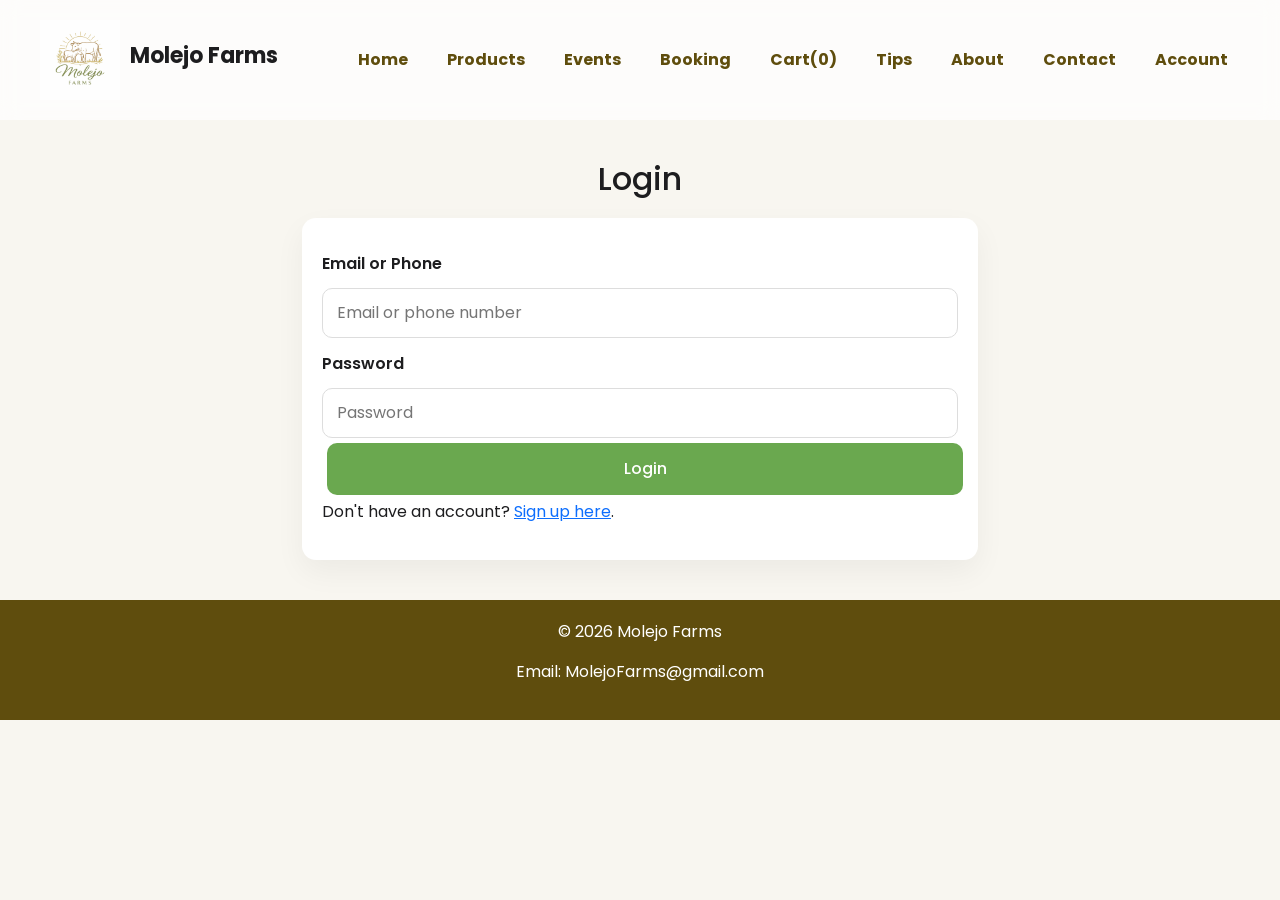
<file: login.html>
<!DOCTYPE html>
<html lang="en">
<head>
  <meta charset="UTF-8">
  <meta name="viewport" content="width=device-width, initial-scale=1.0">
  <title>Login - Molejo Farms</title>
  <link href="https://cdn.jsdelivr.net/npm/bootstrap@5.3.3/dist/css/bootstrap.min.css" rel="stylesheet" integrity="sha384-Qpg0X4d0D+kA3B+L7Jw6M3zU1L88ox1Yu4xPYK5K9Rm+1QxGvNxN2wW0H3Fan70i" crossorigin="anonymous">
<link rel="stylesheet" href="css/style.css">
  <link href="https://fonts.googleapis.com/css2?family=Poppins&display=swap" rel="stylesheet">
</head>
<body>
<header>
  <div class="logo-container">
    <img src="images/ui/logo.png" class="logo">
    <h1 class="brand">Molejo Farms</h1>
  </div>
  <nav>
    <a href="index.html">Home</a>
    <a href="products.html">Products</a>    
    <a href="events.html">Events</a>
    <a href="bookings.html">Booking</a>
    <a href="cart.html">Cart(<span id="cart-count">0</span>)</a>
    <a href="tips.html">Tips</a>
    <a href="about.html">About</a>
    <a href="contact.html">Contact</a>
      <a href="account.html">Account</a>
  </nav>
</header>
<main class="container center-section">
  <h2 class="section-title">Login</h2>
  <div class="booking-box">
    <form id="loginForm" onsubmit="loginUser(event)">
      <label>Email or Phone</label>
      <input type="text" id="loginIdentifier" placeholder="Email or phone number">
      <label>Password</label>
      <input type="password" id="loginPassword" placeholder="Password">
      <button type="submit" class="button">Login</button>
    </form>
    <p>Don't have an account? <a href="signup.html">Sign up here</a>.</p>
  </div>
</main>
<footer>
  <p>© 2026 Molejo Farms</p>
  <p>Email: MolejoFarms@gmail.com</p>
</footer><script src="js/script.js"></script>
<script src="https://cdn.jsdelivr.net/npm/bootstrap@5.3.3/dist/js/bootstrap.bundle.min.js" integrity="sha384-ENjdO4Dr2bkBIFxQpeoDekTTOsgK4t62b24MR0k2n0n0V8MK0QevoRxT2MZw1T" crossorigin="anonymous"></script>
</body>
</html>
</file>
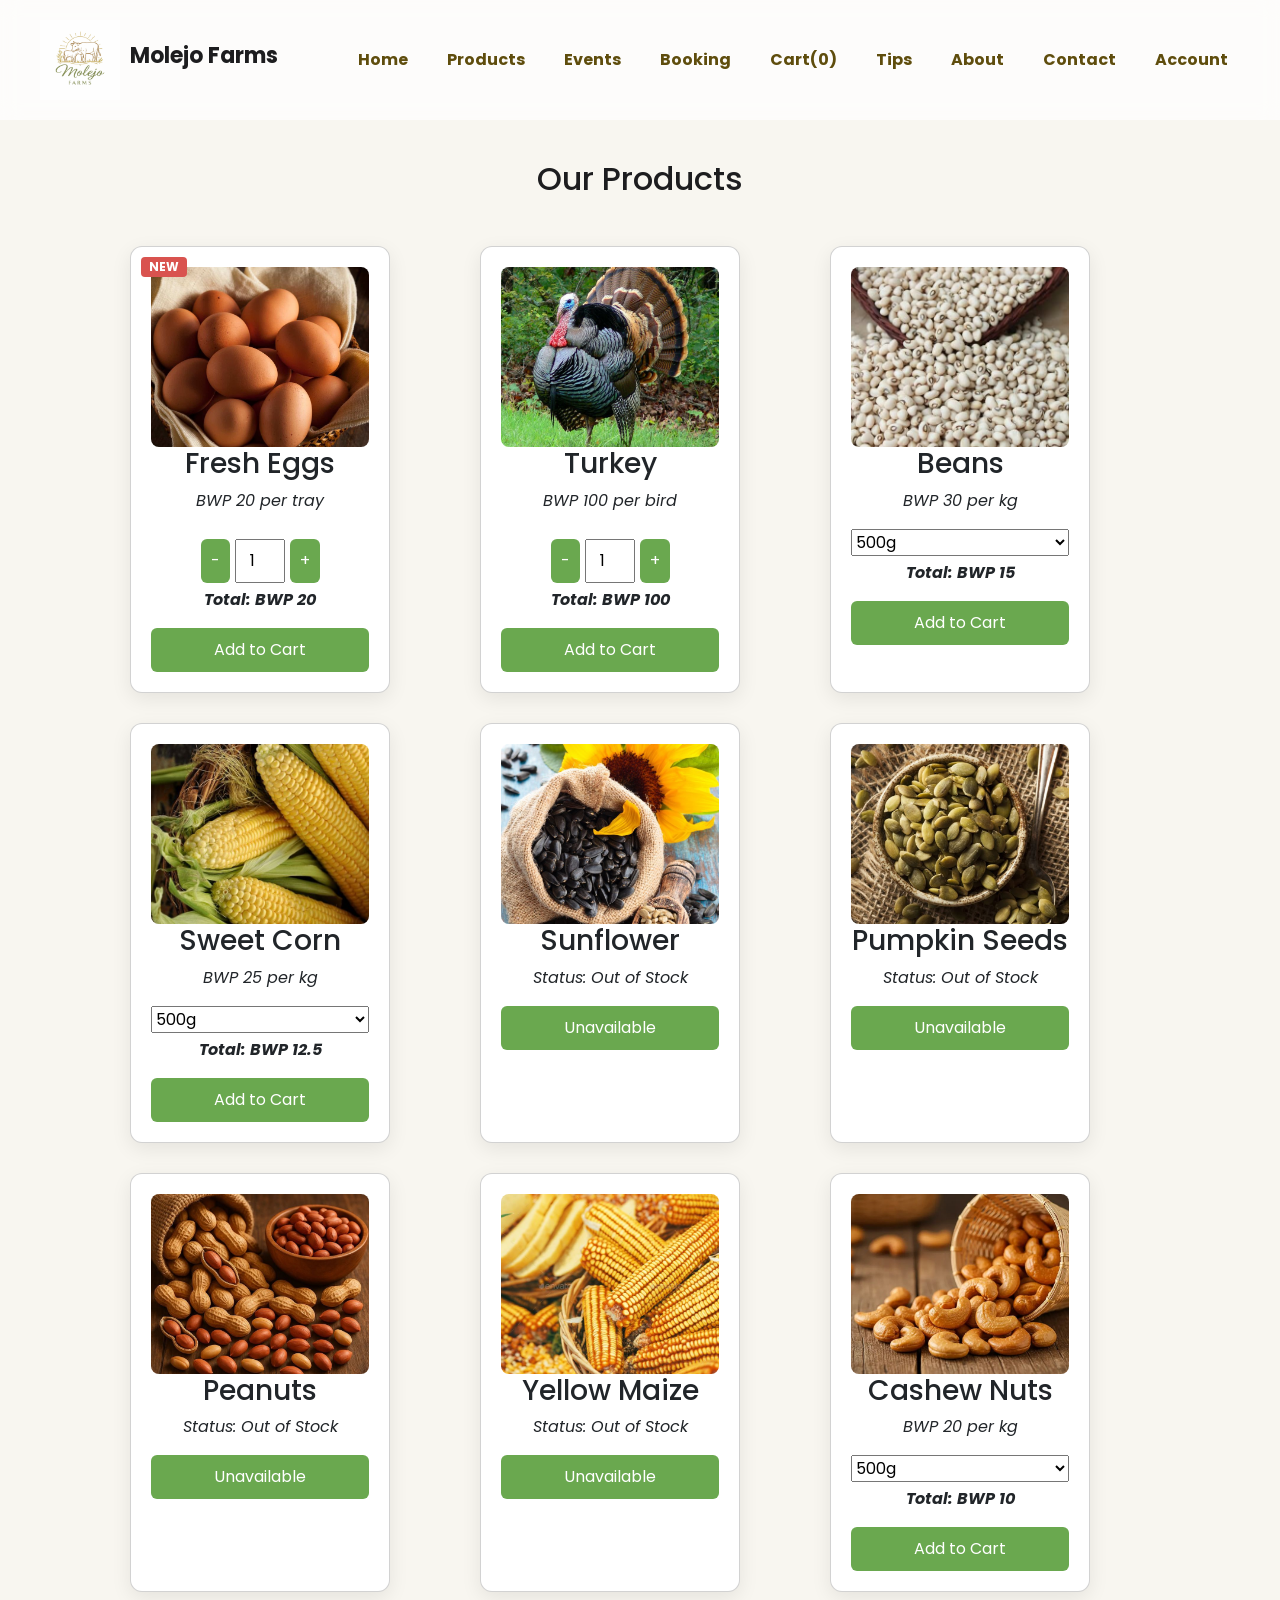
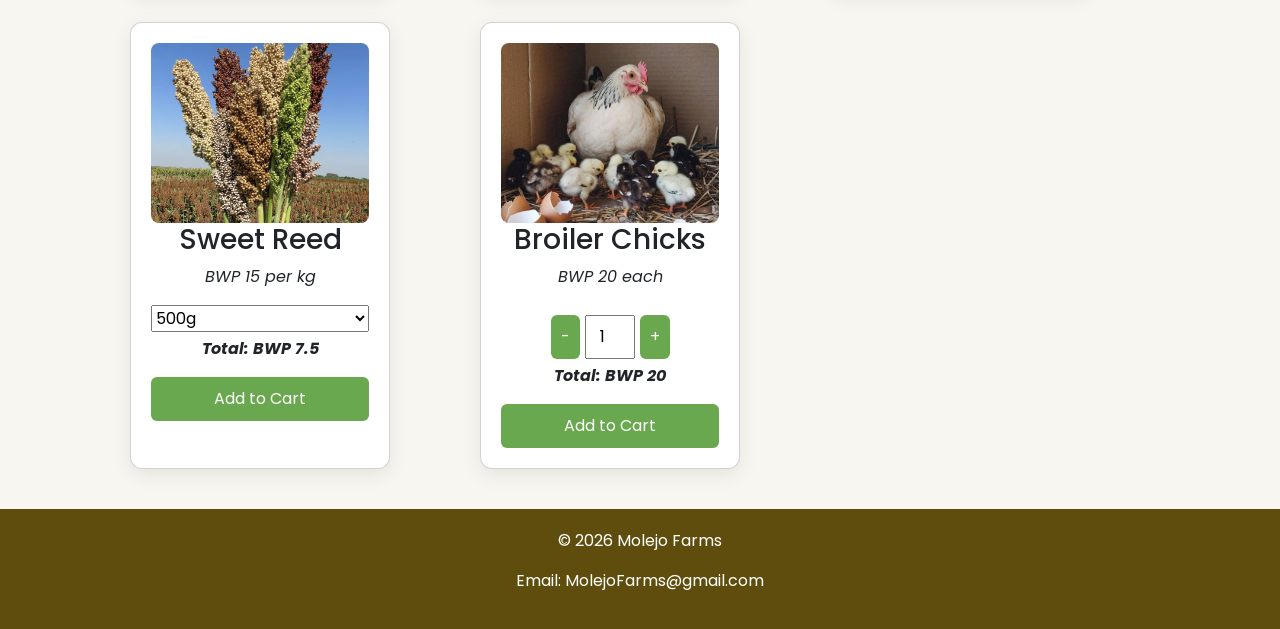
<file: products.html>
<!DOCTYPE html>
<html lang="en">
<head>
<meta charset="UTF-8">
<meta name="viewport" content="width=device-width, initial-scale=1.0">
<title>Products</title>

<link href="https://cdn.jsdelivr.net/npm/bootstrap@5.3.3/dist/css/bootstrap.min.css" rel="stylesheet" integrity="sha384-Qpg0X4d0D+kA3B+L7Jw6M3zU1L88ox1Yu4xPYK5K9Rm+1QxGvNxN2wW0H3Fan70i" crossorigin="anonymous">
<link rel="stylesheet" href="css/style.css">

<link href="https://fonts.googleapis.com/css2?family=Poppins&display=swap" rel="stylesheet">
</head>

<body>

<header>
  <div class="logo-container">
    <img src="images/ui/logo.png" class="logo">
    <h1 class="brand">Molejo Farms</h1>
  </div>

  <nav>
    <a href="index.html">Home</a>
    <a href="products.html">Products</a>
    <a href="events.html">Events</a>
    <a href="bookings.html">Booking</a>
    <a href="cart.html">Cart(<span id="cart-count">0</span>)</a>
    <a href="tips.html">Tips</a>
    <a href="about.html">About</a>
    <a href="contact.html">Contact</a>
    <a href="account.html">Account</a>
  </nav>

</header>

<h2 class="section-title">Our Products </h2>

<div class="product-grid container" id="productList">

<!-- EGGS -->
<div class="card">
  <span class="badge">NEW</span>
  <img src="images/products/eggs.jpg" alt="Fresh Eggs">
  <h3>Fresh Eggs</h3>
  <p class="price">BWP 20 per tray</p>

  <div class="quantity-controls">
    <button onclick="changeQty('qty-eggs','total-eggs',20,-1)">-</button>
    <input type="number" id="qty-eggs" value="1" min="1">
    <button onclick="changeQty('qty-eggs','total-eggs',20,1)">+</button>
  </div>

  <p class="total" id="total-eggs">Total: BWP 20</p>
 <button onclick="addToCart('Eggs', 20, document.getElementById('qty-eggs').value, 'product')">
  Add to Cart
 </button>
</div>



  <div class="card">
    <img src="images/products/turkey.jpg" alt="Fresh Turkey">
    <h3>Turkey</h3>
    <p class="price">BWP 100 per bird</p>

    <div class="quantity-controls">
      <button onclick="changeQty('qty-turkey','total-turkey',100,-1)">-</button>
      <input type="number" id="qty-turkey" value="1" min="1">
      <button onclick="changeQty('qty-turkey','total-turkey',100,1)">+</button>
    </div>

    <p class="total" id="total-turkey">Total: BWP 100</p>
    <button onclick="addToCart('Turkey', 100, document.getElementById('qty-turkey').value, 'product')">
      Add to Cart
    </button>
  </div>


<!-- BEANS -->
<div class="card">
  <img src="images/products/beans.jpg" alt="Beans">
  <h3>Beans</h3>
  <p class="price">BWP 30 per kg</p>

  <select id="size-beans" onchange="updateWeightPrice('size-beans','total-beans',30)">
    <option value="0.5">500g</option>
    <option value="1">1kg</option>
    <option value="5">5kg</option>
    <option value="10">10kg</option>
    <option value="50">50kg</option>
  </select>

  <p class="total" id="total-beans">Total: BWP 15</p>

  <button onclick="addToCart('Beans', 30, document.getElementById('size-beans').value, 'kg')">
    Add to Cart
  </button>
</div>

<!-- SWEET CORN -->
<div class="card">
  <img src="images/products/sweetcorn.jpg" alt="Sweet Corn">
  <h3>Sweet Corn</h3>
  <p class="price">BWP 25 per kg</p>

  <select id="size-corn" onchange="updateWeightPrice('size-corn','total-corn',25)">
    <option value="0.5">500g</option>
    <option value="1">1kg</option>
    <option value="5">5kg</option>
    <option value="10">10kg</option>
    <option value="50">50kg</option>
  </select>

  <p class="total" id="total-corn">Total: BWP 12.5</p>

  <button onclick="addToCart('Sweet Corn', 25, document.getElementById('size-corn').value, 'kg')">
    Add to Cart
  </button>
</div>
<!-- SUNFLOWER -->
<div class="card">
  <img src="images/products/sunflowers.jpg" alt="Sunflower">
  <h3>Sunflower</h3>
  <p>Status: Out of Stock</p>
  <button disabled>Unavailable</button>
</div>

<!-- PUMPKIN -->
<div class="card">
  <img src="images/products/pumpkin.jpg" alt="Pumpkin">
  <h3>Pumpkin Seeds</h3>
  <p>Status: Out of Stock</p>
  <button disabled>Unavailable</button>
</div>

<!-- PEANUTS -->
<div class="card">
  <img src="images/products/nuts.jpg" alt="Peanuts">
  <h3>Peanuts</h3>
  <p>Status: Out of Stock</p>
  <button disabled>Unavailable</button>
</div>

<!-- MAIZE -->
<div class="card">
  <img src="images/products/yellowmaize.jpg" alt="Yellow Maize">
  <h3>Yellow Maize</h3>
  <p>Status: Out of Stock</p>
  <button disabled>Unavailable</button>
</div>

<!-- CASHEW -->
<div class="card">
  <img src="images/products/cashewnuts.jpg" alt="Cashew Nuts">
  <h3>Cashew Nuts</h3>
  <p class="price">BWP 20 per kg</p>


  <select id="size-cashew" onchange="updateWeightPrice('size-cashew','total-cashew',20)">
    <option value="0.5">500g</option>
    <option value="1">1kg</option>
    <option value="5">5kg</option>
    <option value="10">10kg</option>
    <option value="50">50kg</option>
  </select>
<p class="total" id="total-cashew">Total: BWP 10</p>
  <button onclick="addToCart('Cashew Nuts', 20, document.getElementById('size-cashew').value, 'kg')">
    Add to Cart
  </button>
</div>

<div class="card">
  <img src="images/products/sweetreed.jpg" alt="Sweet Reed">
  <h3>Sweet Reed</h3>
  <p class="price">BWP 15 per kg</p>

  <select id="size-sweetreed" onchange="updateWeightPrice('size-sweetreed','total-sweetreed',15)">
    <option value="0.5">500g</option>
    <option value="1">1kg</option>
    <option value="5">5kg</option>
    <option value="10">10kg</option>
    <option value="50">50kg</option>
  </select>

  <p class="total" id="total-sweetreed">Total: BWP 7.5</p>

  <button onclick="addToCart('Sweet Reed', 15, document.getElementById('size-sweetreed').value, 'kg')">
    Add to Cart
  </button>
</div>

<!-- BROILERS -->
<div class="card">
  <img src="images/products/broilerchicks.jpg" alt="Broiler Chicks">
  <h3>Broiler Chicks</h3>
  <p class="price">BWP 20 each</p>

  <div class="quantity-controls">
    <button onclick="changeQty('qty-broilers','total-broilers',20,-1)">-</button>
    <input type="number" id="qty-broilers" value="1" min="1">
    <button onclick="changeQty('qty-broilers','total-broilers',20,1)">+</button>
  </div>

  <p class="total" id="total-broilers">Total: BWP 20</p>
  <button onclick="addToCart('Broilers', 20, document.getElementById('qty-broilers').value, 'product')">
    Add to Cart
  </button>
</div>

</div>

<footer>
  <p>© 2026 Molejo Farms</p>
  <p>Email: MolejoFarms@gmail.com</p>
</footer>

<script src="js/script.js"></script>
<script src="https://cdn.jsdelivr.net/npm/bootstrap@5.3.3/dist/js/bootstrap.bundle.min.js" integrity="sha384-ENjdO4Dr2bkBIFxQpeoDekTTOsgK4t62b24MR0k2n0n0V8MK0QevoRxT2MZw1T" crossorigin="anonymous"></script>
</body>
</html>
</file>
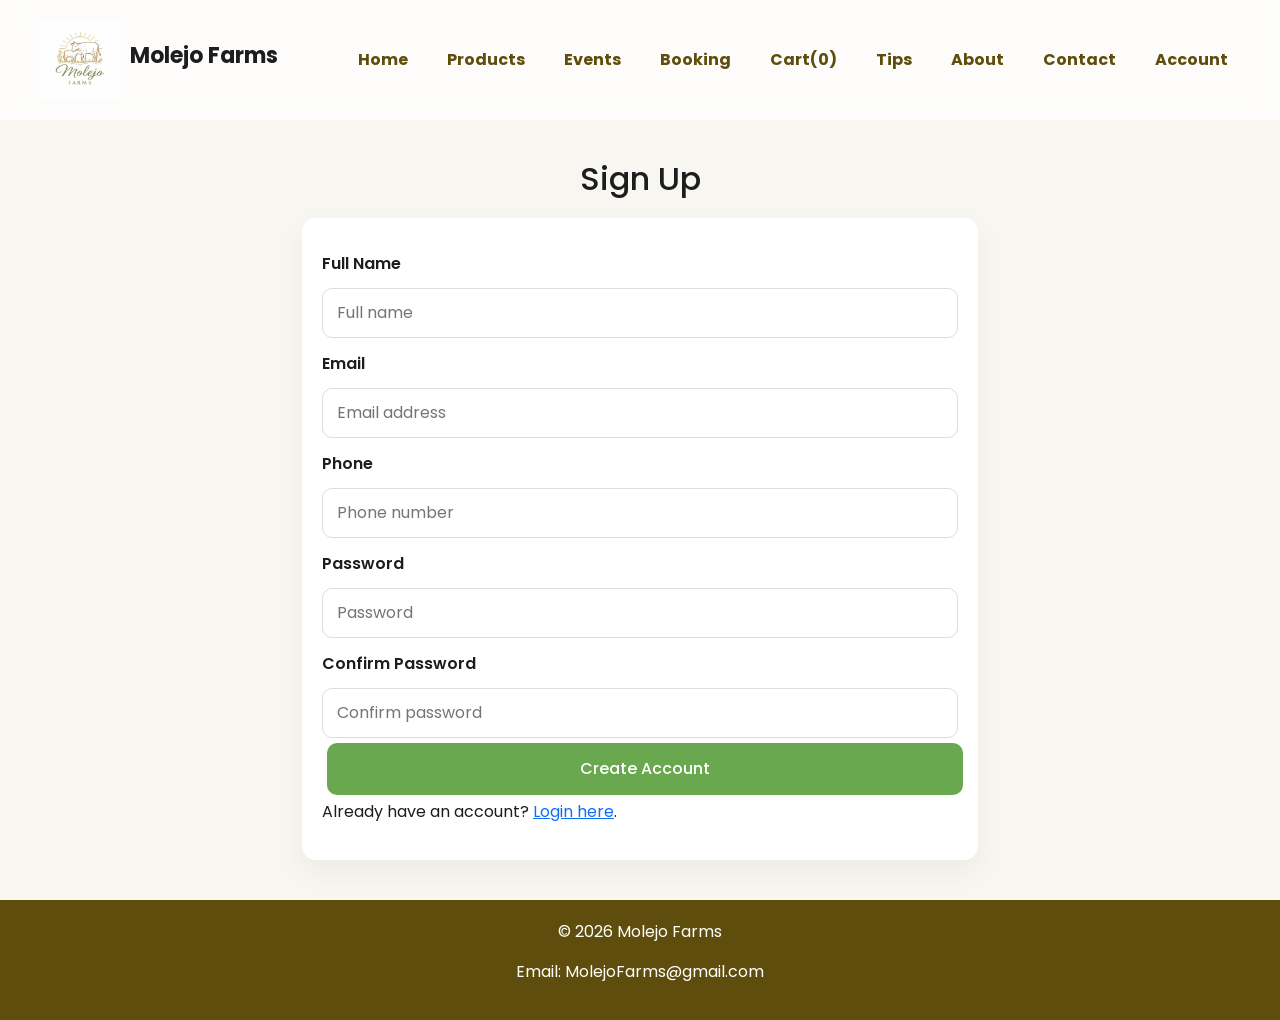
<file: signup.html>
<!DOCTYPE html>
<html lang="en">
<head>
  <meta charset="UTF-8">
  <meta name="viewport" content="width=device-width, initial-scale=1.0">
  <title>Sign Up - Molejo Farms</title>
  <link href="https://cdn.jsdelivr.net/npm/bootstrap@5.3.3/dist/css/bootstrap.min.css" rel="stylesheet" integrity="sha384-Qpg0X4d0D+kA3B+L7Jw6M3zU1L88ox1Yu4xPYK5K9Rm+1QxGvNxN2wW0H3Fan70i" crossorigin="anonymous">
<link rel="stylesheet" href="css/style.css">
  <link href="https://fonts.googleapis.com/css2?family=Poppins&display=swap" rel="stylesheet">
</head>
<body>
<header>
  <div class="logo-container">
    <img src="images/ui/logo.png" class="logo">
    <h1 class="brand">Molejo Farms</h1>
  </div>
  <nav>
    <a href="index.html">Home</a>
    <a href="products.html">Products</a>   
    <a href="events.html">Events</a>
    <a href="bookings.html">Booking</a>
    <a href="cart.html">Cart(<span id="cart-count">0</span>)</a>
     <a href="tips.html">Tips</a>
    <a href="about.html">About</a> 
    <a href="contact.html">Contact</a>
      <a href="account.html">Account</a>
  </nav>
</header>
<main class="container center-section">
  <h2 class="section-title">Sign Up</h2>
  <div class="booking-box">
    <form id="signupForm" onsubmit="registerUser(event)">
      <label>Full Name</label>
      <input type="text" id="signupName" placeholder="Full name">
      <label>Email</label>
      <input type="email" id="signupEmail" placeholder="Email address">
      <label>Phone</label>
      <input type="text" id="signupPhone" placeholder="Phone number">
      <label>Password</label>
      <input type="password" id="signupPassword" placeholder="Password">
      <label>Confirm Password</label>
      <input type="password" id="signupConfirmPassword" placeholder="Confirm password">
      <button type="submit" class="button">Create Account</button>
    </form>
    <p>Already have an account? <a href="login.html">Login here</a>.</p>
  </div>
</main>
<footer>
  <p>© 2026 Molejo Farms</p>
  <p>Email: MolejoFarms@gmail.com</p>
</footer><script src="js/script.js"></script>
<script src="https://cdn.jsdelivr.net/npm/bootstrap@5.3.3/dist/js/bootstrap.bundle.min.js" integrity="sha384-ENjdO4Dr2bkBIFxQpeoDekTTOsgK4t62b24MR0k2n0n0V8MK0QevoRxT2MZw1T" crossorigin="anonymous"></script>
</body>
</html>
</file>
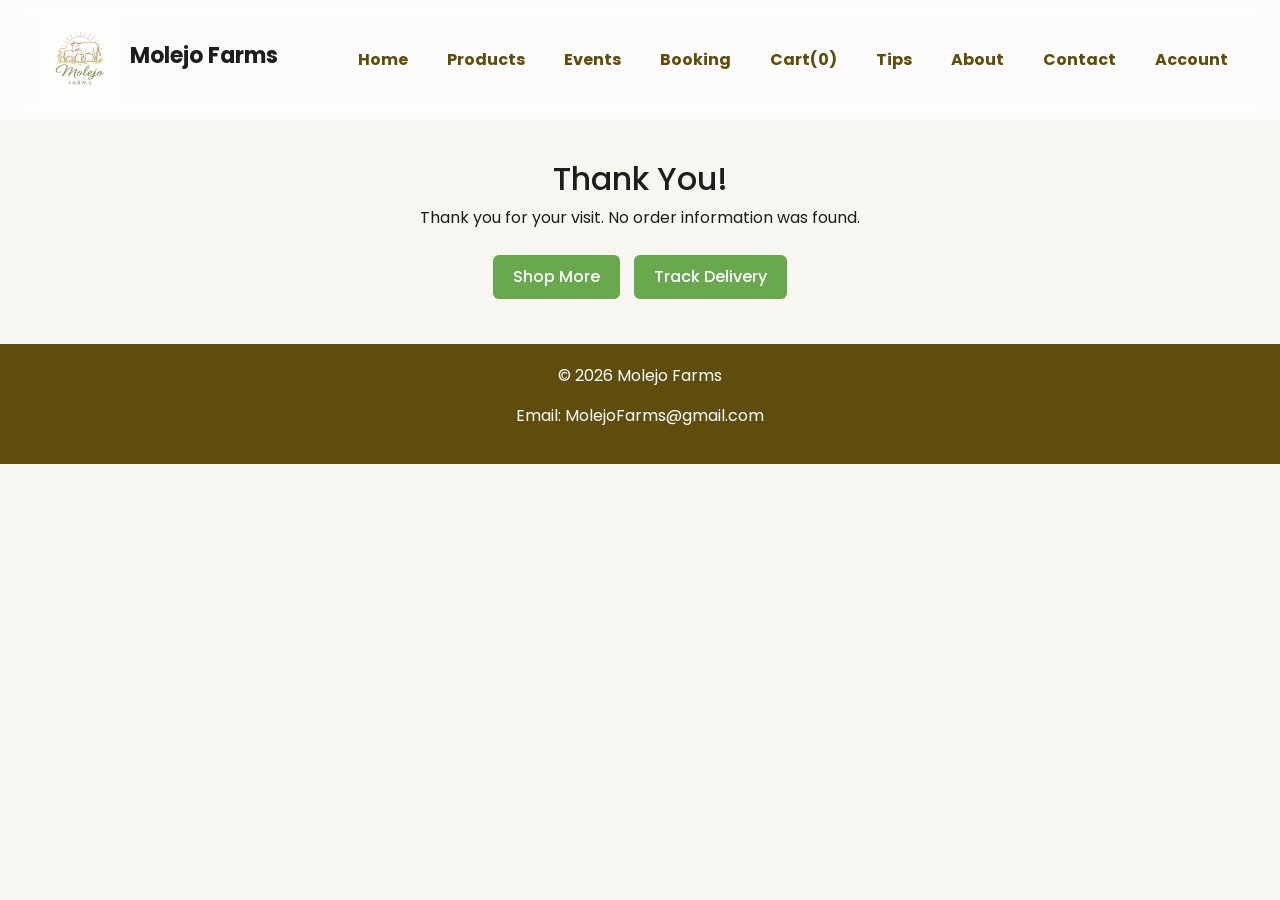
<file: thankyou.html>
<!DOCTYPE html>
<html lang="en">
<head>
  <meta charset="UTF-8">
  <meta name="viewport" content="width=device-width, initial-scale=1.0">
  <title>Thank You - Molejo Farms</title>
  <link href="https://cdn.jsdelivr.net/npm/bootstrap@5.3.3/dist/css/bootstrap.min.css" rel="stylesheet" integrity="sha384-Qpg0X4d0D+kA3B+L7Jw6M3zU1L88ox1Yu4xPYK5K9Rm+1QxGvNxN2wW0H3Fan70i" crossorigin="anonymous">
<link rel="stylesheet" href="css/style.css">
  <link href="https://fonts.googleapis.com/css2?family=Poppins&display=swap" rel="stylesheet">
</head>
<body>
<header>
  <div class="logo-container">
    <img src="images/ui/logo.png" class="logo">
    <h1 class="brand">Molejo Farms</h1>
  </div>
  <nav>
    <a href="index.html">Home</a>
    <a href="products.html">Products</a>  
    <a href="events.html">Events</a>
    <a href="bookings.html">Booking</a>
    <a href="cart.html">Cart(<span id="cart-count">0</span>)</a>
     <a href="tips.html">Tips</a>
    <a href="about.html">About</a>
    <a href="contact.html">Contact</a>
    <a href="account.html">Account</a>
  </nav>
</header>
<main class="container center-section">
  <h2 class="section-title">Thank You!</h2>
  <div id="thankyouDetails"></div>
  <div style="margin-top:20px;">
    <a href="products.html" class="button">Shop More</a>
    <a href="track.html" class="button">Track Delivery</a>
  </div>
</main>
<footer>
  <p>© 2026 Molejo Farms</p>
  <p>Email: MolejoFarms@gmail.com</p>
</footer><script src="js/script.js"></script>
<script src="https://cdn.jsdelivr.net/npm/bootstrap@5.3.3/dist/js/bootstrap.bundle.min.js" integrity="sha384-ENjdO4Dr2bkBIFxQpeoDekTTOsgK4t62b24MR0k2n0n0V8MK0QevoRxT2MZw1T" crossorigin="anonymous"></script>
</body>
</html>
</file>
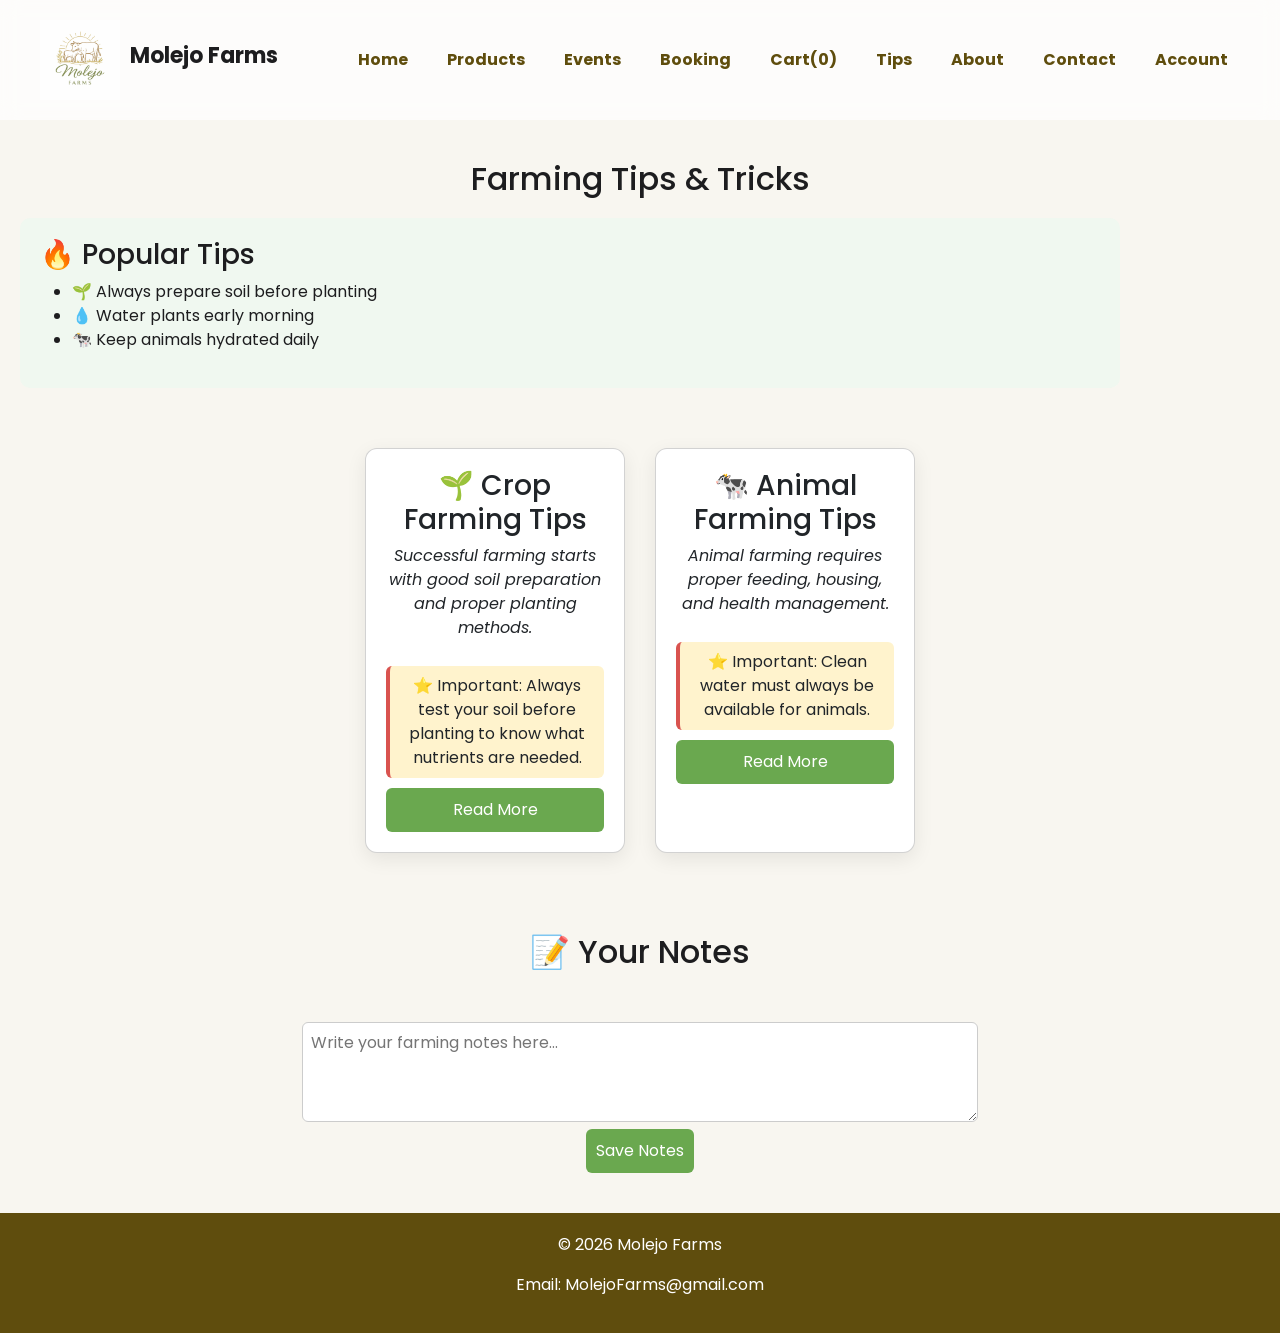
<file: tips.html>
<!DOCTYPE html>
<html lang="en">
<head>
<meta charset="UTF-8">
<meta name="viewport" content="width=device-width, initial-scale=1.0">
<title>Tips & Tricks - Molejo Farms</title>

<link href="https://cdn.jsdelivr.net/npm/bootstrap@5.3.3/dist/css/bootstrap.min.css" rel="stylesheet" integrity="sha384-Qpg0X4d0D+kA3B+L7Jw6M3zU1L88ox1Yu4xPYK5K9Rm+1QxGvNxN2wW0H3Fan70i" crossorigin="anonymous">
<link rel="stylesheet" href="css/style.css">
<link href="https://fonts.googleapis.com/css2?family=Poppins&display=swap" rel="stylesheet">


</head>

<body>

<header>
    <div class="logo-container">
    <img src="images/ui/logo.png" class="logo">
    <h1 class="brand">Molejo Farms</h1>
  </div>
 

  <nav>
    <a href="index.html">Home</a>
    <a href="products.html">Products</a>
    <a href="events.html">Events</a>
    <a href="bookings.html">Booking</a>
    <a href="cart.html">Cart(<span id="cart-count">0</span>)</a>
    <a href="tips.html">Tips</a>
    <a href="about.html">About</a>
    <a href="contact.html">Contact</a>
    <a href="account.html">Account</a>
  </nav>
</header>

<h2 class="section-title"> Farming Tips & Tricks</h2>

<!-- 🔥 POPULAR TIPS -->
<section class="popular container">
  <h3>🔥 Popular Tips</h3>
  <ul>
    <li>🌱 Always prepare soil before planting</li>
    <li>💧 Water plants early morning</li>
    <li>🐄 Keep animals hydrated daily</li>
  </ul>
</section>

<div class="cards container">

<!-- 🌱 CROP FARMING -->
<div class="card">
  <h3>🌱 Crop Farming Tips</h3>

  <p>
    Successful farming starts with good soil preparation and proper planting methods.
  </p>

  <div class="highlight">
    ⭐ Important: Always test your soil before planting to know what nutrients are needed.
  </div>

  <div class="more-text" id="cropMore">
    <p>
      Use compost or manure to improve fertility. Ensure correct spacing between crops to avoid overcrowding.
      Water plants early morning or late afternoon to reduce evaporation.
    </p>

    <p>
      Use natural pest control methods like crop rotation and organic sprays.
      Harvest crops at the right time and store them properly to maintain quality.
    </p>
  </div>

  <button onclick="toggleRead('cropMore', this)">Read More</button>
</div>

<!-- 🐄 ANIMAL FARMING -->
<div class="card">
  <h3>🐄 Animal Farming Tips</h3>

  <p>
    Animal farming requires proper feeding, housing, and health management.
  </p>

  <div class="highlight">
    ⭐ Important: Clean water must always be available for animals.
  </div>

  <div class="more-text" id="animalMore">
    <p>
      Provide balanced nutrition including proteins and vitamins. Keep animal shelters clean
      to prevent diseases and infections.
    </p>

    <p>
      Vaccinate animals regularly and monitor their health daily. Select strong animals
      for breeding to improve productivity.
    </p>
  </div>

  <button onclick="toggleRead('animalMore', this)">Read More</button>
</div>

</div>

<!-- 📝 NOTES -->
<h2 class="section-title">📝 Your Notes</h2>

<div class="container center-section">
  <textarea id="user-notes" placeholder="Write your farming notes here..."></textarea>
  <button onclick="saveNotes()">Save Notes</button>
</div>

<footer>
  <p>© 2026 Molejo Farms</p>
  <p>Email: MolejoFarms@gmail.com</p>
</footer>
<script src="js/script.js"></script>
<script src="https://cdn.jsdelivr.net/npm/bootstrap@5.3.3/dist/js/bootstrap.bundle.min.js" integrity="sha384-ENjdO4Dr2bkBIFxQpeoDekTTOsgK4t62b24MR0k2n0n0V8MK0QevoRxT2MZw1T" crossorigin="anonymous"></script>
</body>
</html>
</file>
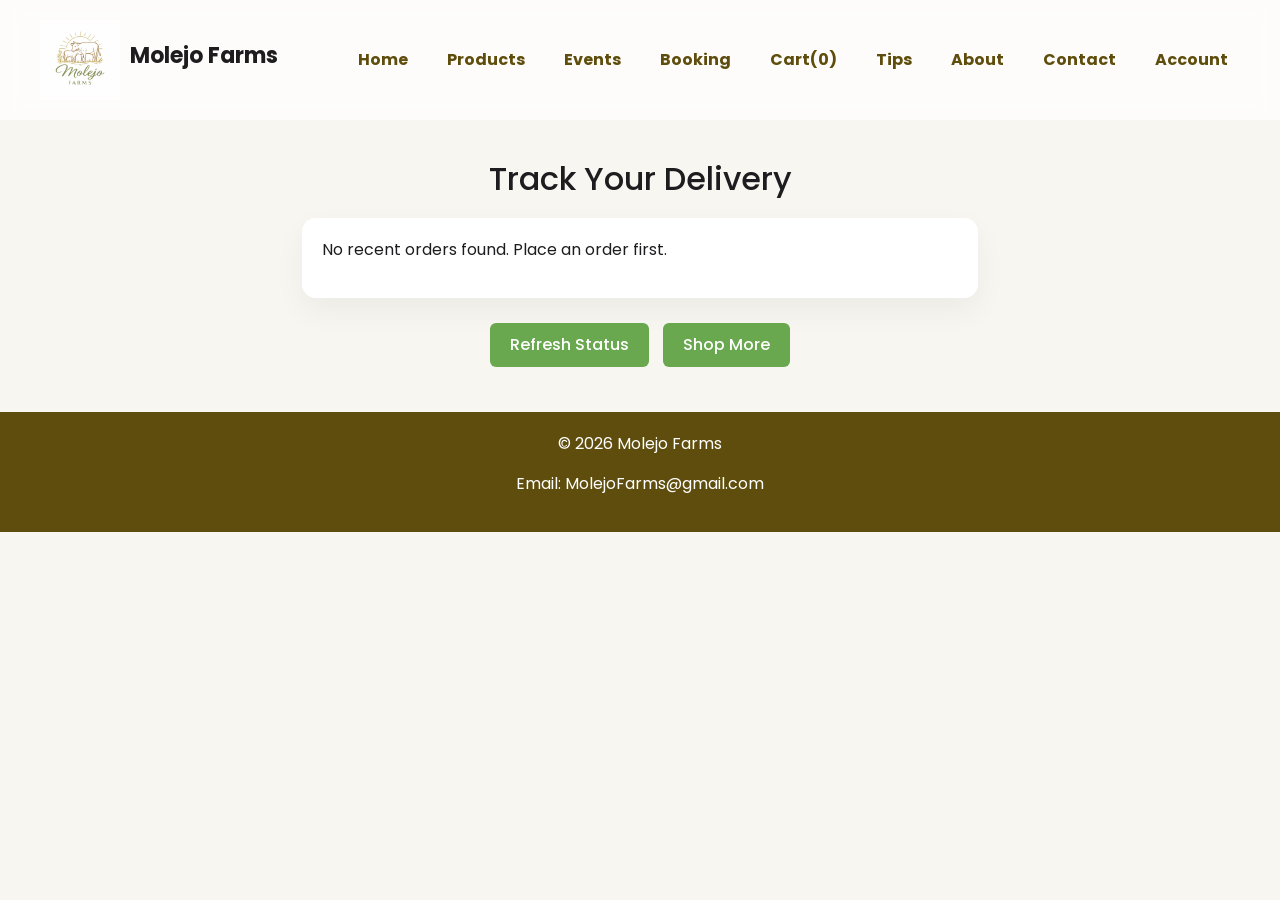
<file: track.html>
<!DOCTYPE html>
<html lang="en">
<head>
  <meta charset="UTF-8">
  <meta name="viewport" content="width=device-width, initial-scale=1.0">
  <title>Track Delivery - Molejo Farms</title>
  <link href="https://cdn.jsdelivr.net/npm/bootstrap@5.3.3/dist/css/bootstrap.min.css" rel="stylesheet" integrity="sha384-Qpg0X4d0D+kA3B+L7Jw6M3zU1L88ox1Yu4xPYK5K9Rm+1QxGvNxN2wW0H3Fan70i" crossorigin="anonymous">
<link rel="stylesheet" href="css/style.css">
  <link href="https://fonts.googleapis.com/css2?family=Poppins&display=swap" rel="stylesheet">
</head>
<body>
<header>
  <div class="logo-container">
    <img src="images/ui/logo.png" class="logo">
    <h1 class="brand">Molejo Farms</h1>
  </div>
  <nav>
    <a href="index.html">Home</a>
    <a href="products.html">Products</a> 
    <a href="events.html">Events</a>
    <a href="bookings.html">Booking</a>
    <a href="cart.html">Cart(<span id="cart-count">0</span>)</a>
      <a href="tips.html">Tips</a>
    <a href="about.html">About</a>
    <a href="contact.html">Contact</a>
     <a href="account.html">Account</a>
  </nav>
</header>
<main class="container center-section">
  <h2 class="section-title">Track Your Delivery</h2>
  <div class="booking-box" id="trackDisplay"></div>
  <div style="margin-top:20px;">
    <button onclick="displayTrack()" class="button">Refresh Status</button>
    <a href="products.html" class="button">Shop More</a>
  </div>
</main>
<footer>
  <p>© 2026 Molejo Farms</p>
  <p>Email: MolejoFarms@gmail.com</p>
</footer><script src="js/script.js"></script>
<script src="https://cdn.jsdelivr.net/npm/bootstrap@5.3.3/dist/js/bootstrap.bundle.min.js" integrity="sha384-ENjdO4Dr2bkBIFxQpeoDekTTOsgK4t62b24MR0k2n0n0V8MK0QevoRxT2MZw1T" crossorigin="anonymous"></script>
</body>
</html>
</file>
<file: css/style.css>
:root {
  --primary: #5f4d0d;
  --secondary: #6aa84f;
  --accent: #d9534f;
  --background: #f8f6f0;
  --card-bg: #ffffff;
  --text: #1d1d1f;
  --muted: #6c757d;
}

body {
  font-family: 'Poppins', sans-serif;
  margin: 0;
  background: var(--background);
  color: var(--text);
}

/* HEADER */
header {
  display: flex;
  align-items: center;
  justify-content: space-between;
  padding: 20px 40px;
  background: rgba(255,255,255,0.7);
  backdrop-filter: blur(10px);
  flex-wrap: wrap;
}

.logo-container {
  display: flex;
  align-items: center;
  gap: 10px;
}

.logo {
  width: 80px;
}

.brand {
  font-size: 22px;
  font-weight: bold;
}

/* NAV */
nav {
  display: flex;
  gap: 15px;
  flex-wrap: wrap;
}

nav a {
  text-decoration: none;
  color: var(--primary);
  font-weight: bold;
  padding: 6px 12px;
  border-radius: 6px;
}

nav a:hover {
  background: var(--accent);
  color: white;
}





/* HERO */
.hero {
  text-align: center;
  padding: 100px 20px;
  background: linear-gradient(to right, #e8f5e9, #ffffff);
}

/* LAYOUT */
.container {
  max-width: 1100px;
  margin: auto;
}

/* CARDS */
.cards {
  display: flex;
  flex-wrap: wrap;
  justify-content: center;
  gap: 30px;
  padding: 40px;
  align-items: stretch;
}

.card {
  width: 260px;
  background: var(--card-bg);
  padding: 20px;
  border-radius: 12px;
  text-align: center;
  box-shadow: 0 6px 20px rgba(0,0,0,0.08);
  transition: 0.3s;
  position: relative;

 
}

.card p{
  text-align:center;
  font-style: italic;
}
.card:hover { 
  transform: translateY(-10px);
}

.card img {
  width: 100%;
  height: 180px;
  object-fit: cover;
  border-radius: 8px;
}

/* GRID FOR PRODUCTS */
.product-grid {
  display: grid;
  grid-template-columns: repeat(auto-fit, minmax(250px, 1fr));
  gap: 25px;
  padding: 40px;
}

/* BUTTON */
button {
  padding: 10px;
  border-radius: 6px;
  border: none;
  background: var(--secondary);
  color: white;
  cursor: pointer;
}

button:hover {
  background: #5a9442;
}

/* BUTTON CLASS FOR LINKS */
.button {
  display: inline-block;
  padding: 10px 20px;
  border-radius: 6px;
  border: none;
  background: var(--secondary);
  color: white;
  cursor: pointer;
  text-decoration: none;
  font-weight: 500;
  transition: background 0.3s ease;
  margin: 5px;
}

.button:hover {
  background: #5a9442;
  color: white;
  text-decoration: none;
}

/* QUANTITY CONTROLS */
.quantity-controls {
  display: flex;
  justify-content: center;
  gap: 5px;
  margin-top: 10px;
}

.quantity-controls input {
  width: 50px;
  text-align: center;
}

.total {
  font-weight: bold;
  margin-top: 5px;
}

/* BADGE */
.badge {
  position: absolute;
  top: 10px;
  left: 10px;
  background: var(--accent);
  color: white;
  padding: 4px 8px;
  border-radius: 4px;
  font-size: 12px;
}

/* TITLES */
.section-title {
  text-align: center;
  margin-top: 40px;
}

/* FOOTER */
footer {
  text-align: center;
  padding: 20px;
  background: var(--primary);
  color: white;
}
.center-section {
  text-align: center;
  max-width: 700px;
  margin: 40px auto;
}
.product-grid {
  display: grid;
  grid-template-columns: repeat(auto-fit, minmax(280px, 1fr));
  gap: 30px;
  padding: 40px;
  width: 100%;
}
textarea {
  width: 100%;
  height: 100px;
  margin-top: 10px;
  padding: 8px;
  border-radius: 6px;
  border: 1px solid #ccc;
}
/* ⭐ Highlight important tips */
.highlight {
  background: #fff3cd;
  padding: 10px;
  border-left: 4px solid #d9534f;
  margin: 10px 0;
  border-radius: 6px;
}

/* 🔽 Read more hidden */
.more-text {
  display: none;
}

/* 🔥 Popular tips */
.popular {
  background: #f0f8f0;
  padding: 20px;
  border-radius: 10px;
  margin: 20px;
}
.event-date {
  font-weight: bold;
  color: var(--secondary);
  margin-bottom: 8px;
}

.sold-out-date {
  color: #d9534f;
}
.card.pass {
  border: 2px dashed var(--primary);
  background: #fffdf5;
}
.package-images {
  display: flex;
  gap: 10px;
  margin-top: 10px;
}

.package-images img {
  width: 48%;
  height: 120px;
  object-fit: cover;
  border-radius: 6px;
}

.booking-box {
  background: white;
  padding: 15px;
  margin: 20px auto;
  max-width: 600px;
  border-radius: 10px;
  text-align: center;
}

/* Align radio button labels with dots */
.form-check-label {
  vertical-align: middle;
  margin-left: 5px;
}

.highlight {
  background: #fff3cd;
  padding: 8px;
  border-left: 4px solid #d9534f;
  margin: 10px 0;
}
.cart-section{
  margin-bottom:20px;
  text-align:left;
}

.cart-item{
  background:#f9f9f9;
  padding:10px 15px;
  margin:8px 0;
  border-radius:6px;

   display: flex;
  align-items: center;
  justify-content: space-between;
  gap: 10px;
}
.cart-item-info {
  flex: 1;
}

/* BUTTON GROUP */
.cart-controls {
  display: flex;
  align-items: center;
  gap: 5px;
}

/* SMALLER BUTTONS */
.cart-controls button {
  padding: 5px 8px;
  font-size: 14px;
}

/* REMOVE BUTTON */
.cart-remove {
  background: #d9534f;
}

.cart-remove:hover {
  background: #c9302c;
}
.card-link {
  text-decoration: none;
  color: inherit;
  display: inline-block;
  width: 260px;
}

.card-link .card {
  cursor: pointer;
}

.account-section {
  padding: 20px;
  margin-bottom: 20px;
  background: #fff;
  border-radius: 12px;
  box-shadow: 0 1px 20px rgba(0,0,0,0.05);
}

.account-section form label {
  display: block;
  margin: 12px 0 6px;
  font-weight: 600;
}

.account-section input,
.account-section textarea,
.account-section select {
  width: 100%;
  padding: 10px;
  border: 1px solid #ddd;
  border-radius: 8px;
  margin-bottom: 10px;
  box-sizing: border-box;
}

.saved-address {
  border: 1px solid #e6e6e6;
  background: #fafafa;
  padding: 14px;
  margin-bottom: 14px;
  border-radius: 10px;
}

.button-secondary {
  background: #6c757d;
  color: white;
}

.button-group {
  display: flex;
  gap: 10px;
  flex-wrap: wrap;
  margin-top: 8px;
}

.btn-check:checked + .btn,
.btn-check:active + .btn {
  background-color: #6aa84f;
  color: white;
  border-color: #6aa84f;
}

.receipt-items {
  background: #f5f5f5;
  padding: 14px;
  border-radius: 10px;
  margin: 12px 0;
}

.receipt-items div {
  margin-bottom: 8px;
}

.receipt-item {
  padding: 16px;
  background: white;
  border: 1px solid #e5e5e5;
  margin-bottom: 16px;
  border-radius: 10px;
}

.muted {
  color: #666;
  font-size: 0.95rem;
  margin-top: 6px;
}

.booking-box {
  background: white;
  padding: 20px;
  margin: 20px auto;
  max-width: 720px;
  border-radius: 14px;
  text-align: left;
  box-shadow: 0 12px 30px rgba(0,0,0,0.05);
}

.booking-box h3 {
  margin-top: 0;
}

.booking-box label {
  display: block;
  margin: 14px 0 6px;
  font-weight: 600;
}

.booking-box input,
.booking-box textarea,
.booking-box select {
  width: 100%;
  padding: 12px 14px;
  border: 1px solid #ddd;
  border-radius: 10px;
  margin-top: 6px;
  box-sizing: border-box;
  font-size: 1rem;
}

.booking-box textarea {
  min-height: 120px;
}

.checkout-layout {
  display: grid;
  gap: 24px;
}

.checkout-summary {
  display: grid;
  gap: 20px;
}

.checkout-form {
  display: flex;
  flex-direction: column;
  gap: 20px;
}

.checkout-actions {
  text-align: right;
  margin-top: 12px;
}

.booking-box .button {
  width: 100%;
  padding: 14px;
  font-size: 1rem;
  border-radius: 10px;
}

@media (min-width: 900px) {
  .checkout-layout {
    grid-template-columns: 0.95fr 1.05fr;
  }
}

.contact-card {
  display: grid;
  gap: 16px;
  background: #f8f9fa;
  padding: 20px;
  border-radius: 14px;
  border: 1px solid #e6e6e6;
}

.contact-card p,
.contact-card li {
  margin: 8px 0;
}
</file>
